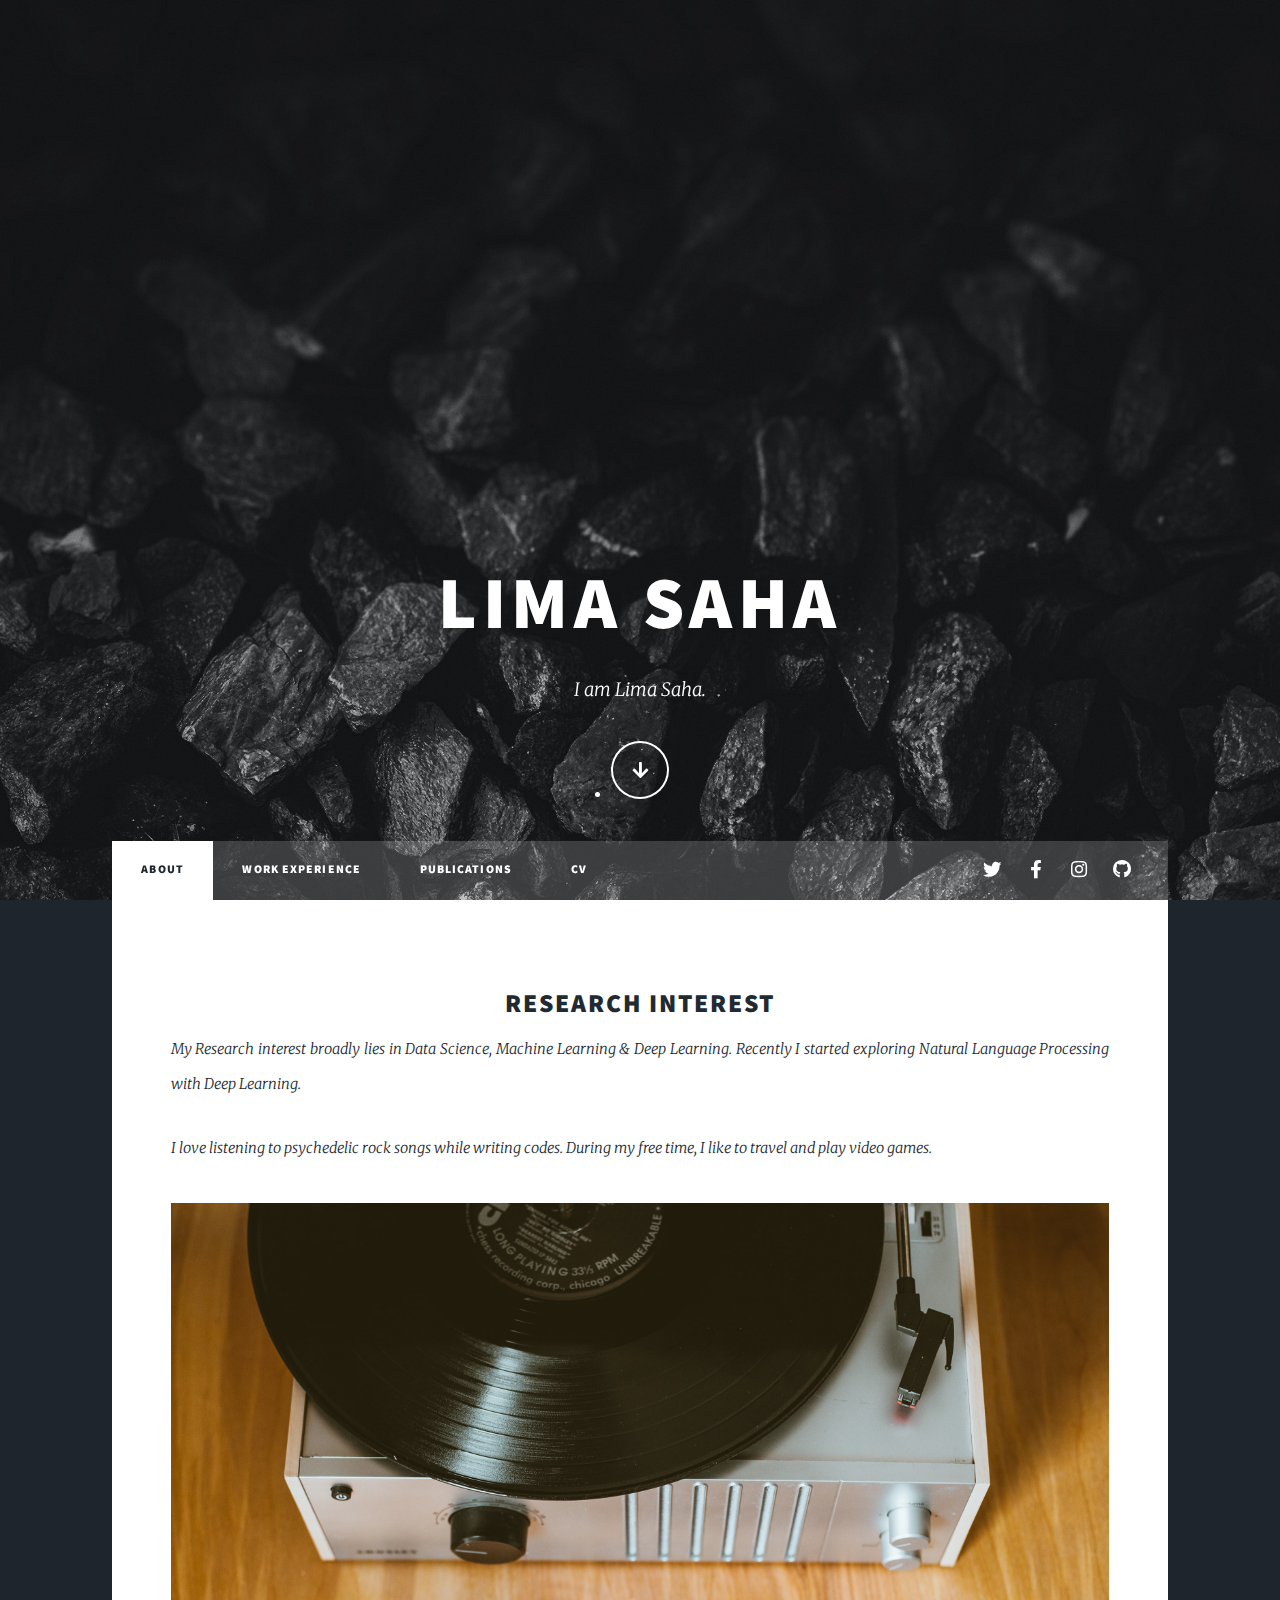
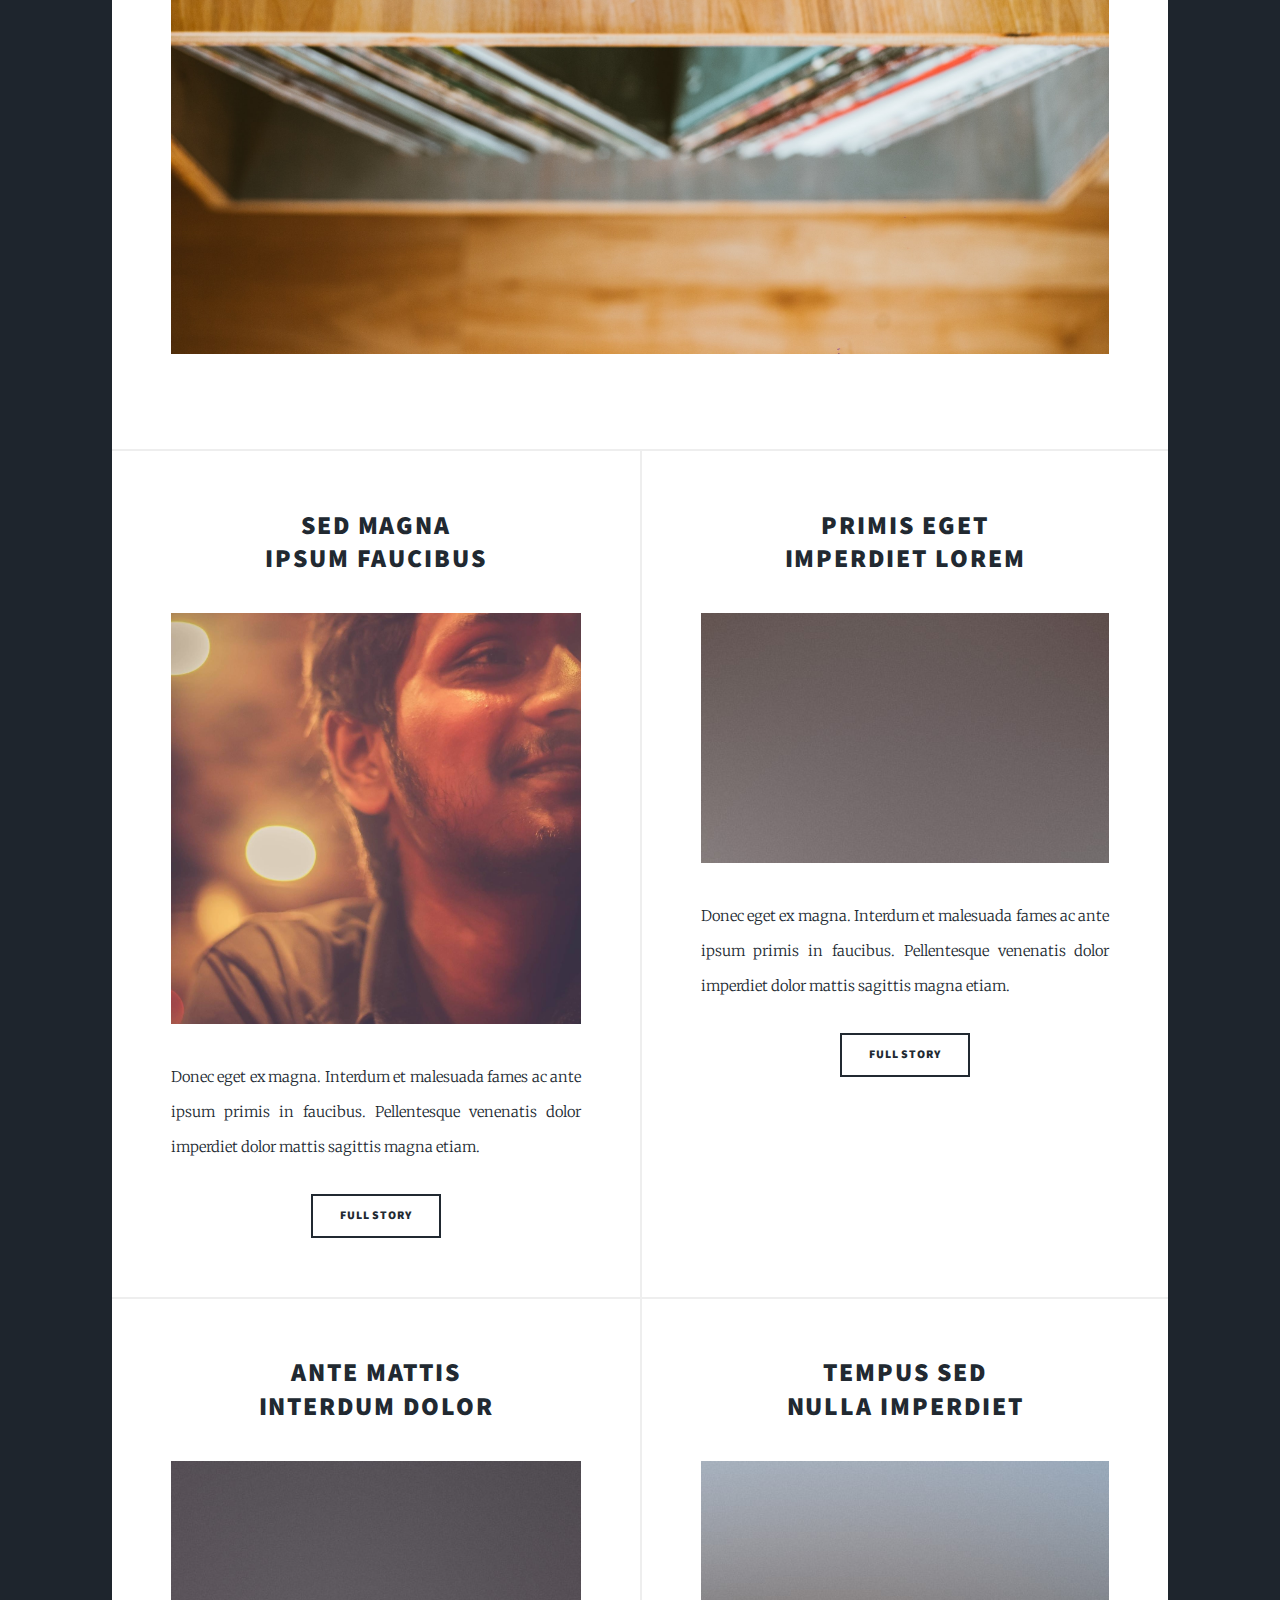
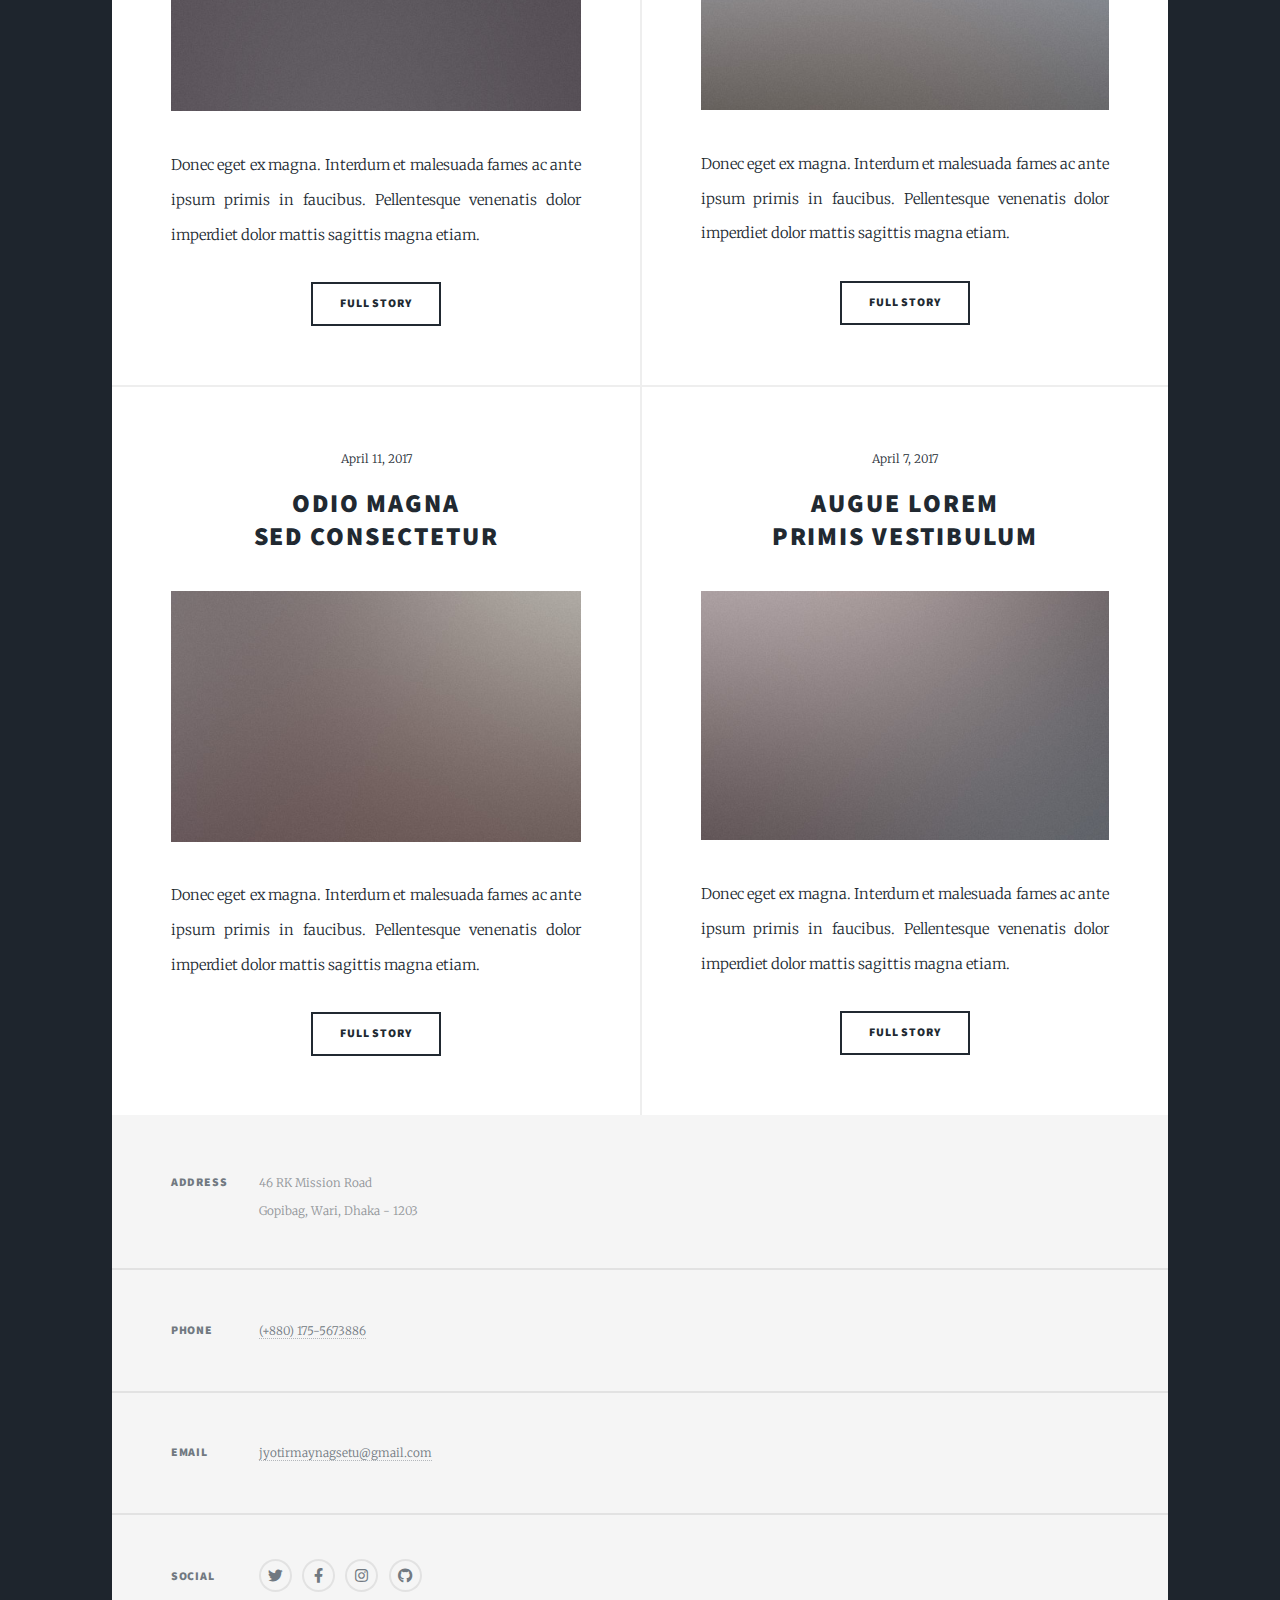
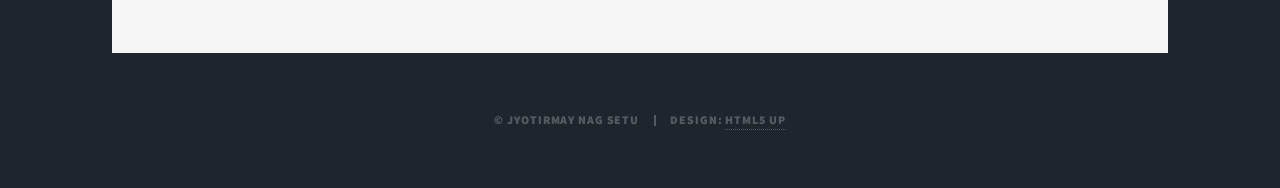
<file: index.html>
<!DOCTYPE HTML>
<!--
	Massively by HTML5 UP
	html5up.net | @ajlkn
	Free for personal and commercial use under the CCA 3.0 license (html5up.net/license)
-->
<html>
	<head>
		<title>Lima Saha</title>
		<meta charset="utf-8" />
		<meta name="viewport" content="width=device-width, initial-scale=1, user-scalable=no" />
		<link rel="stylesheet" href="assets/css/main.css" />
		<noscript><link rel="stylesheet" href="assets/css/noscript.css" /></noscript>
	</head>
	<body class="is-preload">

		<!-- Wrapper -->
			<div id="wrapper" class="fade-in">

				<!-- Intro -->
					<div id="intro">
						<h1>Lima Saha</h1>
						<p>I am Lima Saha. 
							<li><a href="#header" class="button icon solid solo fa-arrow-down scrolly">Continue</a></li>
						</ul>
					</div>

				<!-- Header -->
					<header id="header">
						<a href="index.html" class="logo">About</a>
					</header>

				<!-- Nav -->
					<nav id="nav">
						<ul class="links">
							<li class="active"><a href="index.html">About</a></li>
							<li><a href="generic.html">Work Experience</a></li>
							<li><a href="elements.html">Publications</a></li>
							<li><a href="cv.html">CV</a></li>
						</ul>
						<ul class="icons">
							<li><a href="https://twitter.com/nag_setu" class="icon brands alt fa-twitter"><span class="label">Twitter</span></a></li>
							<li><a href="https://www.facebook.com/blackbeard.pirate/" class="icon brands alt fa-facebook-f"><span class="label">Facebook</span></a></li>
							<li><a href="https://www.instagram.com/necropolis____/" class="icon brands alt fa-instagram"><span class="label">Instagram</span></a></li>
							<li><a href="https://github.com/Jyotinag" class="icon brands alt fa-github"><span class="label">GitHub</span></a></li>
						</ul>
					</nav>

				<!-- Main -->
					<div id="main">

						<!-- Featured Post -->
							<article class="post featured">
								<header>
									<h2><a href="#">Research Interest</a></h2>
									<p>My Research interest broadly lies in Data Science, Machine Learning & Deep Learning. Recently I started exploring
									Natural Language Processing with Deep Learning.</p>
									<p>I love listening to psychedelic rock songs while writing codes. During my free time, I like to travel and play video games.</p>
								</header>
								<a href="#" class = "image fit"><img src="images/dane-deaner-bAKK9YxA0qg-unsplash.jpg" alt="Jyotirmay Nag Setu" /></a>
							</article>

						<!-- Posts -->
							<section class="posts">
								<article>
									<header>
										<h2><a href="#">Sed magna<br />
										ipsum faucibus</a></h2>
									</header>
									<a href="#" class="image fit"><img src="images/27024044_1975087589424143_2291538176203484380_o.jpg" alt="Jyotirmay Nag Setu" /></a>
									<p>Donec eget ex magna. Interdum et malesuada fames ac ante ipsum primis in faucibus. Pellentesque venenatis dolor imperdiet dolor mattis sagittis magna etiam.</p>
									<ul class="actions special">
										<li><a href="#" class="button">Full Story</a></li>
									</ul>
								</article>
								<article>
									<header>
										<h2><a href="#">Primis eget<br />
										imperdiet lorem</a></h2>
									</header>
									<a href="#" class="image fit"><img src="images/pic03.jpg" alt="" /></a>
									<p>Donec eget ex magna. Interdum et malesuada fames ac ante ipsum primis in faucibus. Pellentesque venenatis dolor imperdiet dolor mattis sagittis magna etiam.</p>
									<ul class="actions special">
										<li><a href="#" class="button">Full Story</a></li>
									</ul>
								</article>
								<article>
									<header>
										<h2><a href="#">Ante mattis<br />
										interdum dolor</a></h2>
									</header>
									<a href="#" class="image fit"><img src="images/pic04.jpg" alt="" /></a>
									<p>Donec eget ex magna. Interdum et malesuada fames ac ante ipsum primis in faucibus. Pellentesque venenatis dolor imperdiet dolor mattis sagittis magna etiam.</p>
									<ul class="actions special">
										<li><a href="#" class="button">Full Story</a></li>
									</ul>
								</article>
								<article>
									<header>
										<h2><a href="#">Tempus sed<br />
										nulla imperdiet</a></h2>
									</header>
									<a href="#" class="image fit"><img src="images/pic05.jpg" alt="" /></a>
									<p>Donec eget ex magna. Interdum et malesuada fames ac ante ipsum primis in faucibus. Pellentesque venenatis dolor imperdiet dolor mattis sagittis magna etiam.</p>
									<ul class="actions special">
										<li><a href="#" class="button">Full Story</a></li>
									</ul>
								</article>
								<article>
									<header>
										<span class="date">April 11, 2017</span>
										<h2><a href="#">Odio magna<br />
										sed consectetur</a></h2>
									</header>
									<a href="#" class="image fit"><img src="images/pic06.jpg" alt="" /></a>
									<p>Donec eget ex magna. Interdum et malesuada fames ac ante ipsum primis in faucibus. Pellentesque venenatis dolor imperdiet dolor mattis sagittis magna etiam.</p>
									<ul class="actions special">
										<li><a href="#" class="button">Full Story</a></li>
									</ul>
								</article>
								<article>
									<header>
										<span class="date">April 7, 2017</span>
										<h2><a href="#">Augue lorem<br />
										primis vestibulum</a></h2>
									</header>
									<a href="#" class="image fit"><img src="images/pic07.jpg" alt="" /></a>
									<p>Donec eget ex magna. Interdum et malesuada fames ac ante ipsum primis in faucibus. Pellentesque venenatis dolor imperdiet dolor mattis sagittis magna etiam.</p>
									<ul class="actions special">
										<li><a href="#" class="button">Full Story</a></li>
									</ul>
								</article>
							</section>

						<!-- Footer -->

					</div>

				<!-- Footer -->
					<footer id="footer">

						<section class="split contact">
							<section class="alt">
								<h3>Address</h3>
								<p>46 RK Mission Road<br />
								Gopibag, Wari, Dhaka - 1203</p>
							</section>
							<section>
								<h3>Phone</h3>
								<p><a href="#">(+880) 175-5673886</a></p>
							</section>
							<section>
								<h3>Email</h3>
								<p><a href="#">jyotirmaynagsetu@gmail.com</a></p>
							</section>
							<section>
								<h3>Social</h3>
								<ul class="icons alt">
									<li><a href="https://twitter.com/nag_setu" class="icon brands alt fa-twitter"><span class="label">Twitter</span></a></li>
									<li><a href="https://www.facebook.com/blackbeard.pirate/" class="icon brands alt fa-facebook-f"><span class="label">Facebook</span></a></li>
									<li><a href="https://www.instagram.com/necropolis____/" class="icon brands alt fa-instagram"><span class="label">Instagram</span></a></li>
									<li><a href="https://github.com/Jyotinag" class="icon brands alt fa-github"><span class="label">GitHub</span></a></li>
								</ul>
							</section>
						</section>
					</footer>

				<!-- Copyright -->
					<div id="copyright">
						<ul><li>&copy; Jyotirmay Nag Setu</li><li>Design: <a href="https://html5up.net">HTML5 UP</a></li></ul>
					</div>

			</div>

		<!-- Scripts -->
			<script src="assets/js/jquery.min.js"></script>
			<script src="assets/js/jquery.scrollex.min.js"></script>
			<script src="assets/js/jquery.scrolly.min.js"></script>
			<script src="assets/js/browser.min.js"></script>
			<script src="assets/js/breakpoints.min.js"></script>
			<script src="assets/js/util.js"></script>
			<script src="assets/js/main.js"></script>

	</body>
</html>
</file>
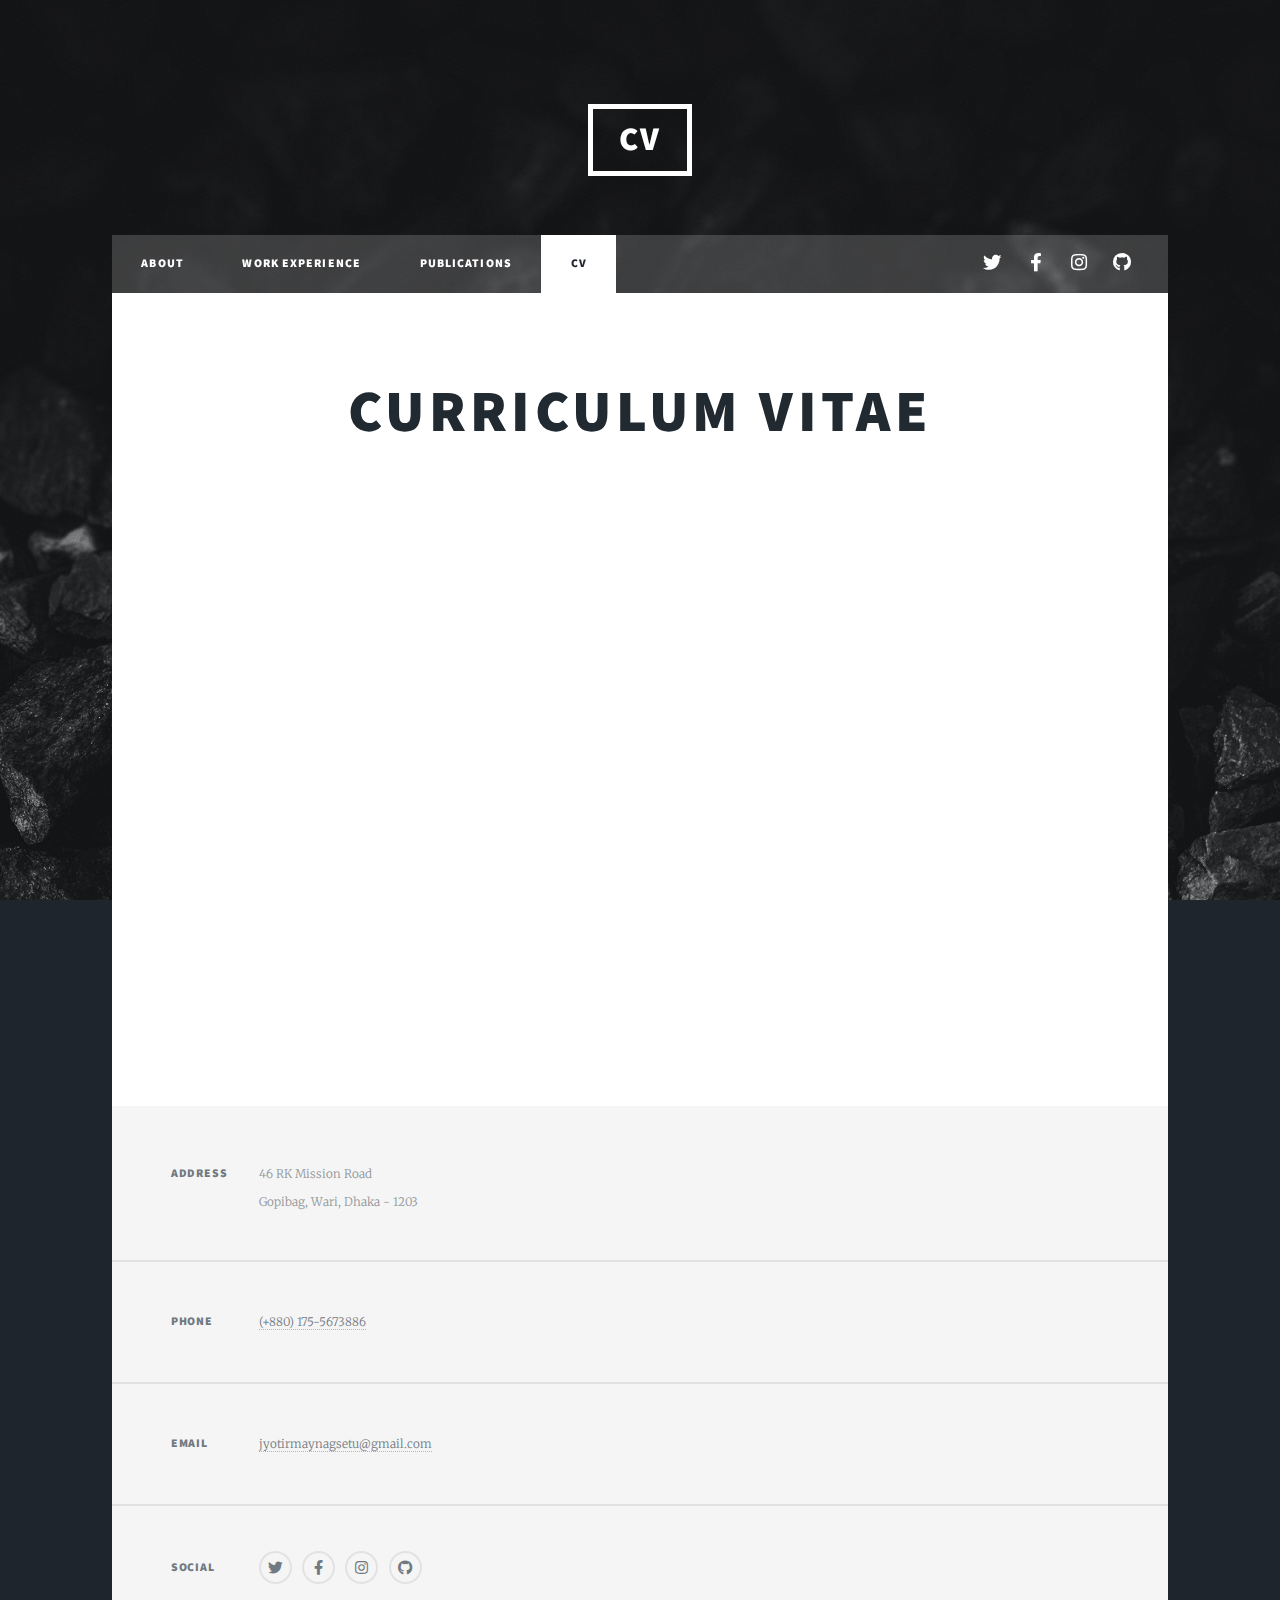
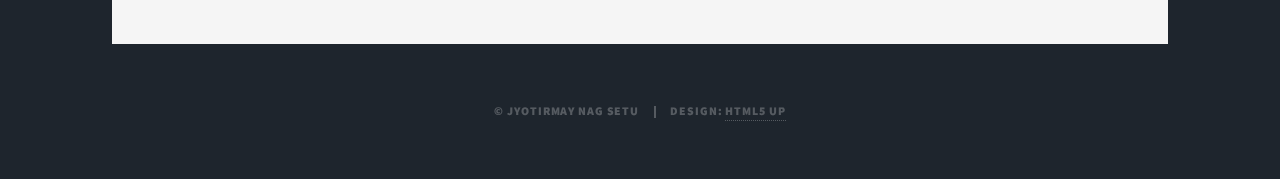
<file: cv.html>
<!DOCTYPE HTML>
<!--
	Massively by HTML5 UP
	html5up.net | @ajlkn
	Free for personal and commercial use under the CCA 3.0 license (html5up.net/license)
-->
<html>
	<head>
		<title>Work Experience</title>
		<meta charset="utf-8" />
		<meta name="viewport" content="width=device-width, initial-scale=1, user-scalable=no" />
		<link rel="stylesheet" href="assets/css/main.css" />
		<noscript><link rel="stylesheet" href="assets/css/noscript.css" /></noscript>
	</head>
	<body class="is-preload">

		<!-- Wrapper -->
			<div id="wrapper">

				<!-- Header -->
					<header id="header">
						<a href="index.html" class="logo">CV</a>
					</header>

				<!-- Nav -->
					<nav id="nav">
						<ul class="links">
							<li><a href="index.html">About</a></li>
							<li><a href="generic.html">Work Experience</a></li>
							<li><a href="elements.html">Publications</a></li>
							<li class = "active"><a href="cv.html">CV</a></li>
						</ul>
						<ul class="icons">
							<li><a href="https://twitter.com/nag_setu" class="icon brands alt fa-twitter"><span class="label">Twitter</span></a></li>
							<li><a href="https://www.facebook.com/blackbeard.pirate/" class="icon brands alt fa-facebook-f"><span class="label">Facebook</span></a></li>
							<li><a href="https://www.instagram.com/necropolis____/" class="icon brands alt fa-instagram"><span class="label">Instagram</span></a></li>
							<li><a href="https://github.com/Jyotinag" class="icon brands alt fa-github"><span class="label">GitHub</span></a></li>
						</ul>
					</nav>

				<!-- Main -->
					<div id="main">

						<!-- Featured Post -->
							<article class="post featured">
								<header class="major">
									<h2><a href="#">Curriculum vitae</a></h2>
								</header>
								<iframe src="CV/CV_Fall_2022.pdf" height= "530" width= "100%">
								</iframe>

							</article>

						<!-- Posts -->


						<!-- Footer -->

					</div>

				<!-- Footer -->
					<footer id="footer">

						<section class="split contact">
							<section class="alt">
								<h3>Address</h3>
								<p>46 RK Mission Road<br />
								Gopibag, Wari, Dhaka - 1203</p>
							</section>
							<section>
								<h3>Phone</h3>
								<p><a href="#">(+880) 175-5673886</a></p>
							</section>
							<section>
								<h3>Email</h3>
								<p><a href="#">jyotirmaynagsetu@gmail.com</a></p>
							</section>
							<section>
								<h3>Social</h3>
								<ul class="icons alt">
									<li><a href="https://twitter.com/nag_setu" class="icon brands alt fa-twitter"><span class="label">Twitter</span></a></li>
									<li><a href="https://www.facebook.com/blackbeard.pirate/" class="icon brands alt fa-facebook-f"><span class="label">Facebook</span></a></li>
									<li><a href="https://www.instagram.com/necropolis____/" class="icon brands alt fa-instagram"><span class="label">Instagram</span></a></li>
									<li><a href="https://github.com/Jyotinag" class="icon brands alt fa-github"><span class="label">GitHub</span></a></li>
								</ul>
							</section>
						</section>
					</footer>

				<!-- Copyright -->
					<div id="copyright">
						<ul><li>&copy; Jyotirmay Nag Setu</li><li>Design: <a href="https://html5up.net">HTML5 UP</a></li></ul>
					</div>

			</div>

		<!-- Scripts -->
			<script src="assets/js/jquery.min.js"></script>
			<script src="assets/js/jquery.scrollex.min.js"></script>
			<script src="assets/js/jquery.scrolly.min.js"></script>
			<script src="assets/js/browser.min.js"></script>
			<script src="assets/js/breakpoints.min.js"></script>
			<script src="assets/js/util.js"></script>
			<script src="assets/js/main.js"></script>

	</body>
</html>
</file>
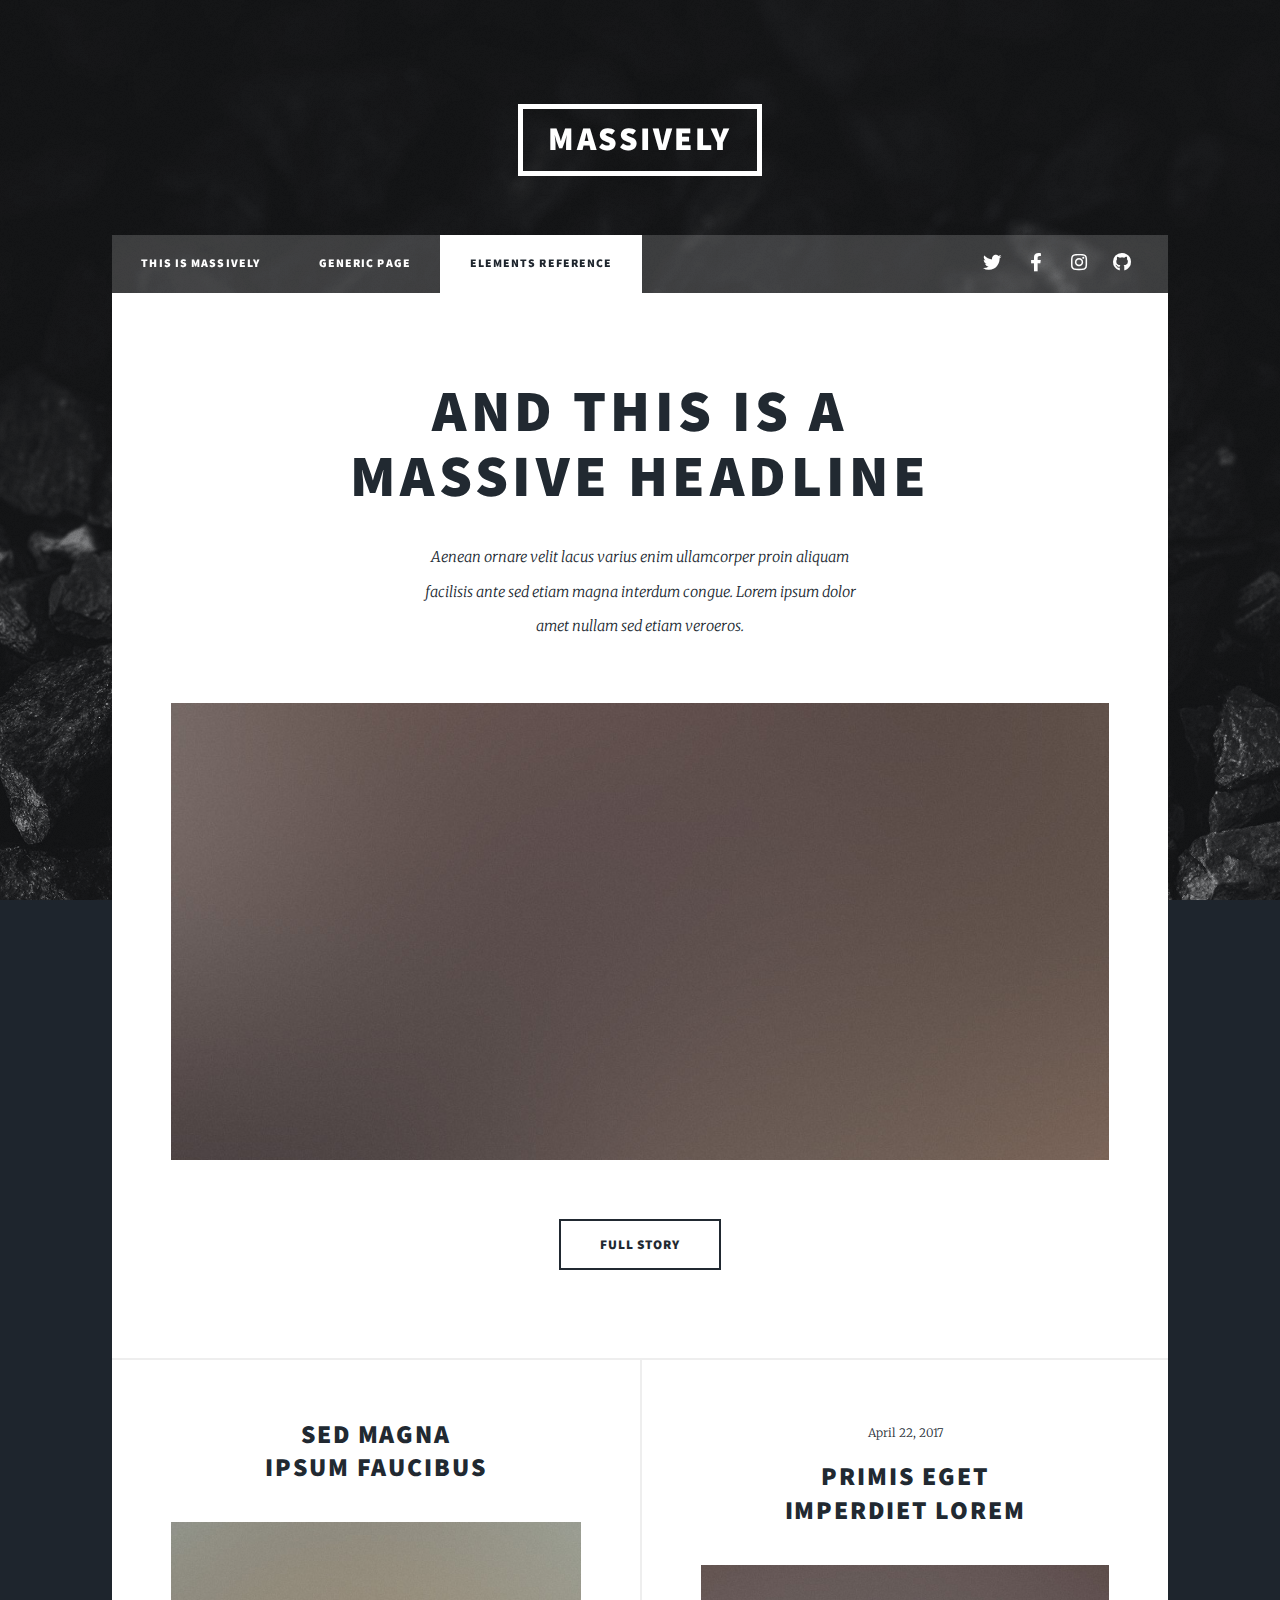
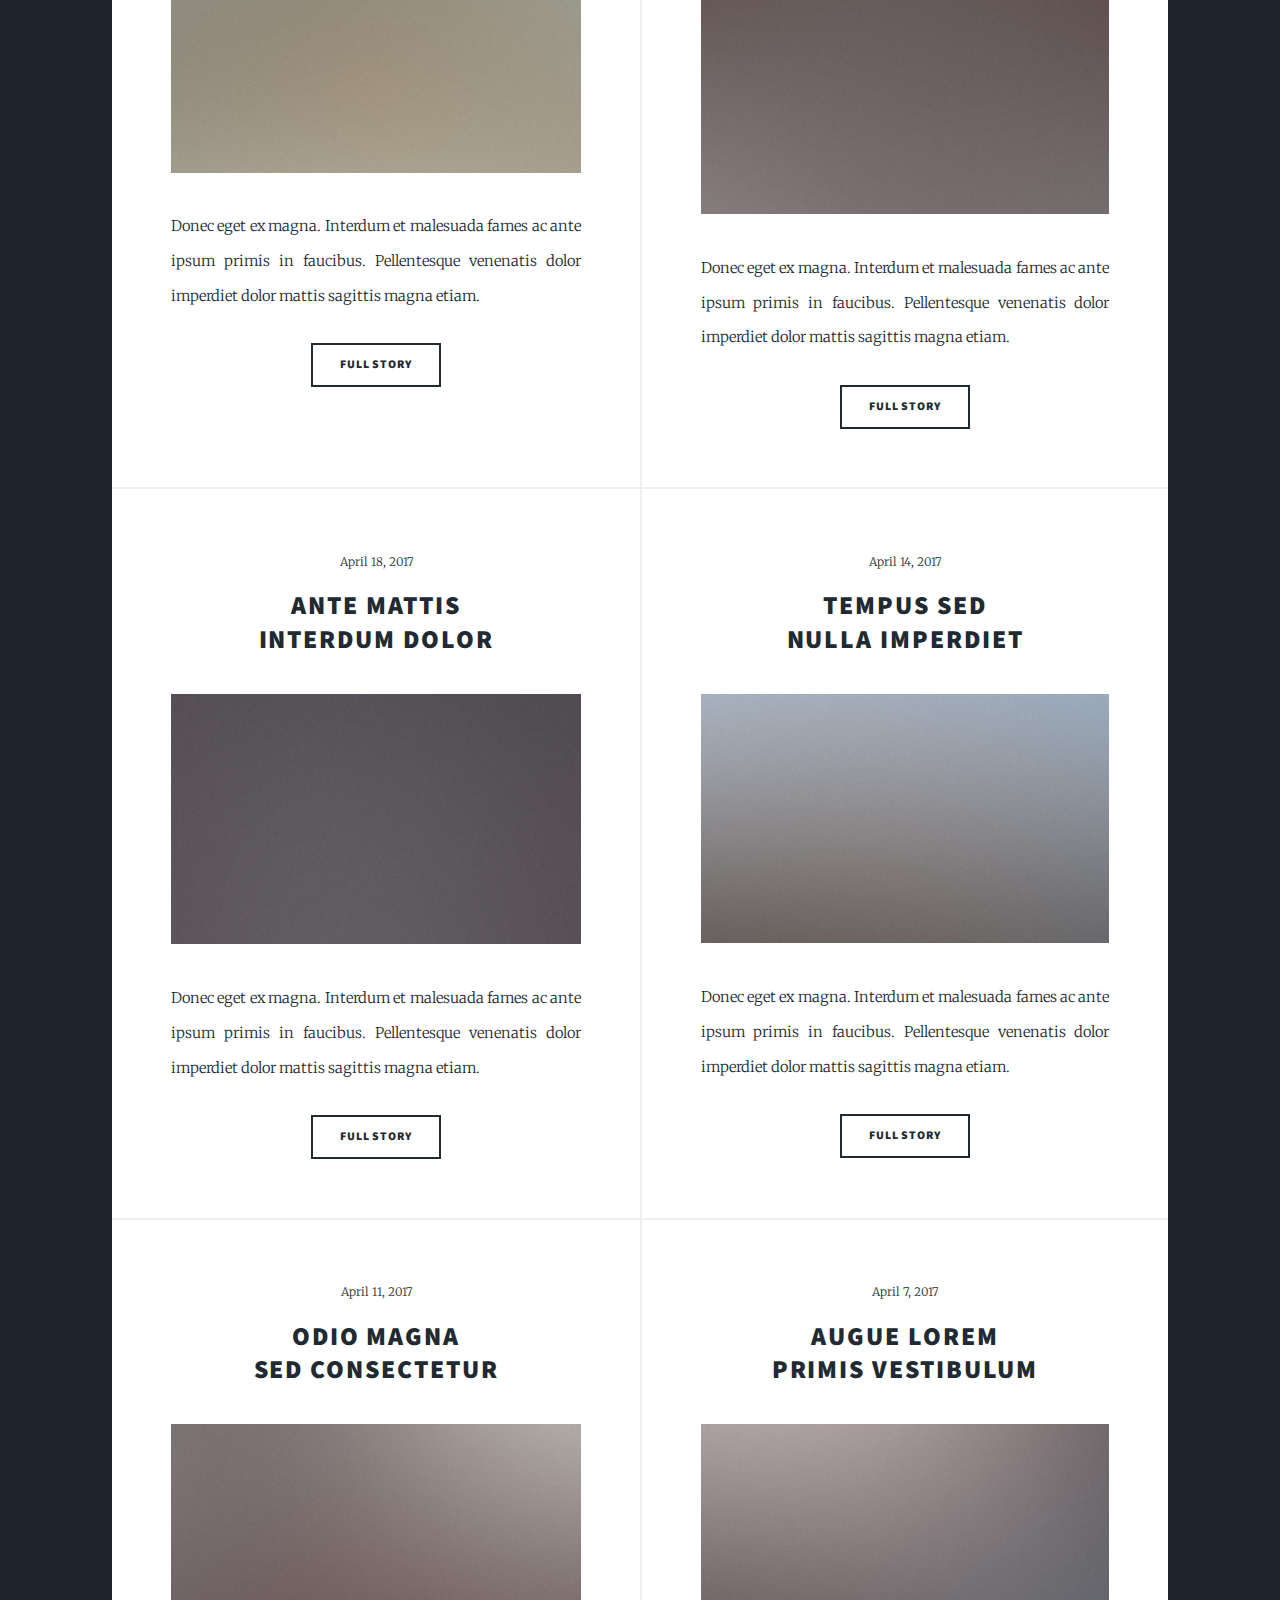
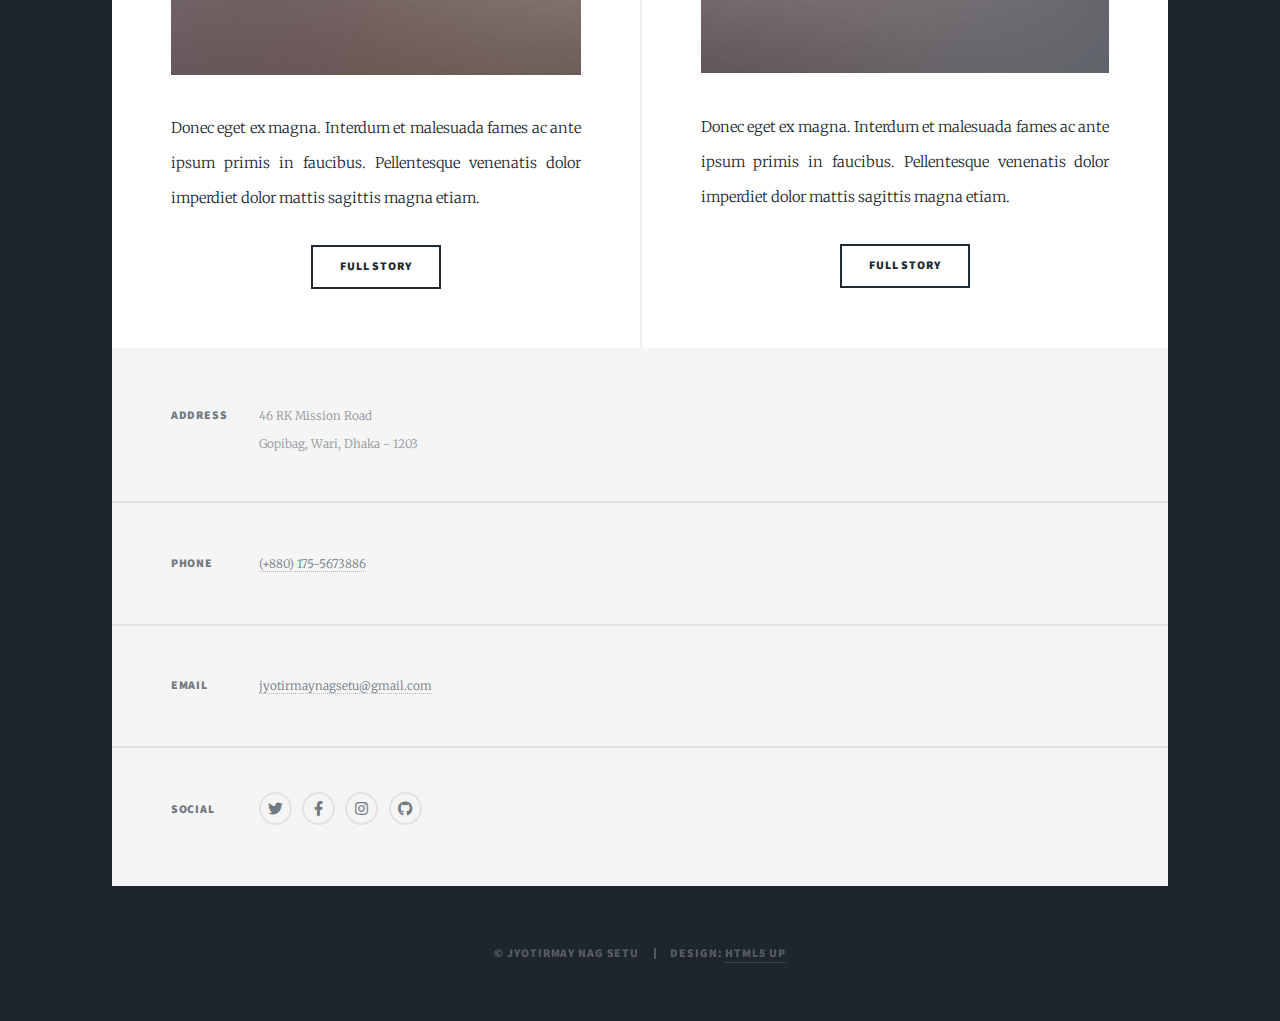
<file: elements.html>
<!DOCTYPE HTML>
<!--
	Massively by HTML5 UP
	html5up.net | @ajlkn
	Free for personal and commercial use under the CCA 3.0 license (html5up.net/license)
-->
<html>
	<head>
		<title>Elements Reference - Massively by HTML5 UP</title>
		<meta charset="utf-8" />
		<meta name="viewport" content="width=device-width, initial-scale=1, user-scalable=no" />
		<link rel="stylesheet" href="assets/css/main.css" />
		<noscript><link rel="stylesheet" href="assets/css/noscript.css" /></noscript>
	</head>
	<body class="is-preload">

		<!-- Wrapper -->
			<div id="wrapper">

				<!-- Header -->
					<header id="header">
						<a href="index.html" class="logo">Massively</a>
					</header>

				<!-- Nav -->
					<nav id="nav">
						<ul class="links">
							<li><a href="index.html">This is Massively</a></li>
							<li><a href="generic.html">Generic Page</a></li>
							<li class="active"><a href="elements.html">Elements Reference</a></li>
						</ul>
						<ul class="icons">
							<li><a href="https://twitter.com/nag_setu" class="icon brands alt fa-twitter"><span class="label">Twitter</span></a></li>
							<li><a href="https://www.facebook.com/blackbeard.pirate/" class="icon brands alt fa-facebook-f"><span class="label">Facebook</span></a></li>
							<li><a href="https://www.instagram.com/necropolis____/" class="icon brands alt fa-instagram"><span class="label">Instagram</span></a></li>
							<li><a href="https://github.com/Jyotinag" class="icon brands alt fa-github"><span class="label">GitHub</span></a></li>
						</ul>
					</nav>

				<!-- Main -->
					<div id="main">

						<!-- Featured Post -->
							<article class="post featured">
								<header class="major">
									<h2><a href="#">And this is a<br />
									massive headline</a></h2>
									<p>Aenean ornare velit lacus varius enim ullamcorper proin aliquam<br />
									facilisis ante sed etiam magna interdum congue. Lorem ipsum dolor<br />
									amet nullam sed etiam veroeros.</p>
								</header>
								<a href="#" class="image main"><img src="images/pic01.jpg" alt="" /></a>
								<ul class="actions special">
									<li><a href="#" class="button large">Full Story</a></li>
								</ul>
							</article>

						<!-- Posts -->
							<section class="posts">
								<article>
									<header>
										<h2><a href="#">Sed magna<br />
										ipsum faucibus</a></h2>
									</header>
									<a href="#" class="image fit"><img src="images/pic02.jpg" alt="" /></a>
									<p>Donec eget ex magna. Interdum et malesuada fames ac ante ipsum primis in faucibus. Pellentesque venenatis dolor imperdiet dolor mattis sagittis magna etiam.</p>
									<ul class="actions special">
										<li><a href="#" class="button">Full Story</a></li>
									</ul>
								</article>
								<article>
									<header>
										<span class="date">April 22, 2017</span>
										<h2><a href="#">Primis eget<br />
										imperdiet lorem</a></h2>
									</header>
									<a href="#" class="image fit"><img src="images/pic03.jpg" alt="" /></a>
									<p>Donec eget ex magna. Interdum et malesuada fames ac ante ipsum primis in faucibus. Pellentesque venenatis dolor imperdiet dolor mattis sagittis magna etiam.</p>
									<ul class="actions special">
										<li><a href="#" class="button">Full Story</a></li>
									</ul>
								</article>
								<article>
									<header>
										<span class="date">April 18, 2017</span>
										<h2><a href="#">Ante mattis<br />
										interdum dolor</a></h2>
									</header>
									<a href="#" class="image fit"><img src="images/pic04.jpg" alt="" /></a>
									<p>Donec eget ex magna. Interdum et malesuada fames ac ante ipsum primis in faucibus. Pellentesque venenatis dolor imperdiet dolor mattis sagittis magna etiam.</p>
									<ul class="actions special">
										<li><a href="#" class="button">Full Story</a></li>
									</ul>
								</article>
								<article>
									<header>
										<span class="date">April 14, 2017</span>
										<h2><a href="#">Tempus sed<br />
										nulla imperdiet</a></h2>
									</header>
									<a href="#" class="image fit"><img src="images/pic05.jpg" alt="" /></a>
									<p>Donec eget ex magna. Interdum et malesuada fames ac ante ipsum primis in faucibus. Pellentesque venenatis dolor imperdiet dolor mattis sagittis magna etiam.</p>
									<ul class="actions special">
										<li><a href="#" class="button">Full Story</a></li>
									</ul>
								</article>
								<article>
									<header>
										<span class="date">April 11, 2017</span>
										<h2><a href="#">Odio magna<br />
										sed consectetur</a></h2>
									</header>
									<a href="#" class="image fit"><img src="images/pic06.jpg" alt="" /></a>
									<p>Donec eget ex magna. Interdum et malesuada fames ac ante ipsum primis in faucibus. Pellentesque venenatis dolor imperdiet dolor mattis sagittis magna etiam.</p>
									<ul class="actions special">
										<li><a href="#" class="button">Full Story</a></li>
									</ul>
								</article>
								<article>
									<header>
										<span class="date">April 7, 2017</span>
										<h2><a href="#">Augue lorem<br />
										primis vestibulum</a></h2>
									</header>
									<a href="#" class="image fit"><img src="images/pic07.jpg" alt="" /></a>
									<p>Donec eget ex magna. Interdum et malesuada fames ac ante ipsum primis in faucibus. Pellentesque venenatis dolor imperdiet dolor mattis sagittis magna etiam.</p>
									<ul class="actions special">
										<li><a href="#" class="button">Full Story</a></li>
									</ul>
								</article>
							</section>

						<!-- Footer -->

					</div>

				<!-- Footer -->
					<footer id="footer">

						<section class="split contact">
							<section class="alt">
								<h3>Address</h3>
								<p>46 RK Mission Road<br />
								Gopibag, Wari, Dhaka - 1203</p>
							</section>
							<section>
								<h3>Phone</h3>
								<p><a href="#">(+880) 175-5673886</a></p>
							</section>
							<section>
								<h3>Email</h3>
								<p><a href="#">jyotirmaynagsetu@gmail.com</a></p>
							</section>
							<section>
								<h3>Social</h3>
								<ul class="icons alt">
									<li><a href="https://twitter.com/nag_setu" class="icon brands alt fa-twitter"><span class="label">Twitter</span></a></li>
									<li><a href="https://www.facebook.com/blackbeard.pirate/" class="icon brands alt fa-facebook-f"><span class="label">Facebook</span></a></li>
									<li><a href="https://www.instagram.com/necropolis____/" class="icon brands alt fa-instagram"><span class="label">Instagram</span></a></li>
									<li><a href="https://github.com/Jyotinag" class="icon brands alt fa-github"><span class="label">GitHub</span></a></li>
								</ul>
							</section>
						</section>
					</footer>

				<!-- Copyright -->
					<div id="copyright">
						<ul><li>&copy; Jyotirmay Nag Setu</li><li>Design: <a href="https://html5up.net">HTML5 UP</a></li></ul>
					</div>

			</div>

		<!-- Scripts -->
			<script src="assets/js/jquery.min.js"></script>
			<script src="assets/js/jquery.scrollex.min.js"></script>
			<script src="assets/js/jquery.scrolly.min.js"></script>
			<script src="assets/js/browser.min.js"></script>
			<script src="assets/js/breakpoints.min.js"></script>
			<script src="assets/js/util.js"></script>
			<script src="assets/js/main.js"></script>

	</body>
</html>
</file>
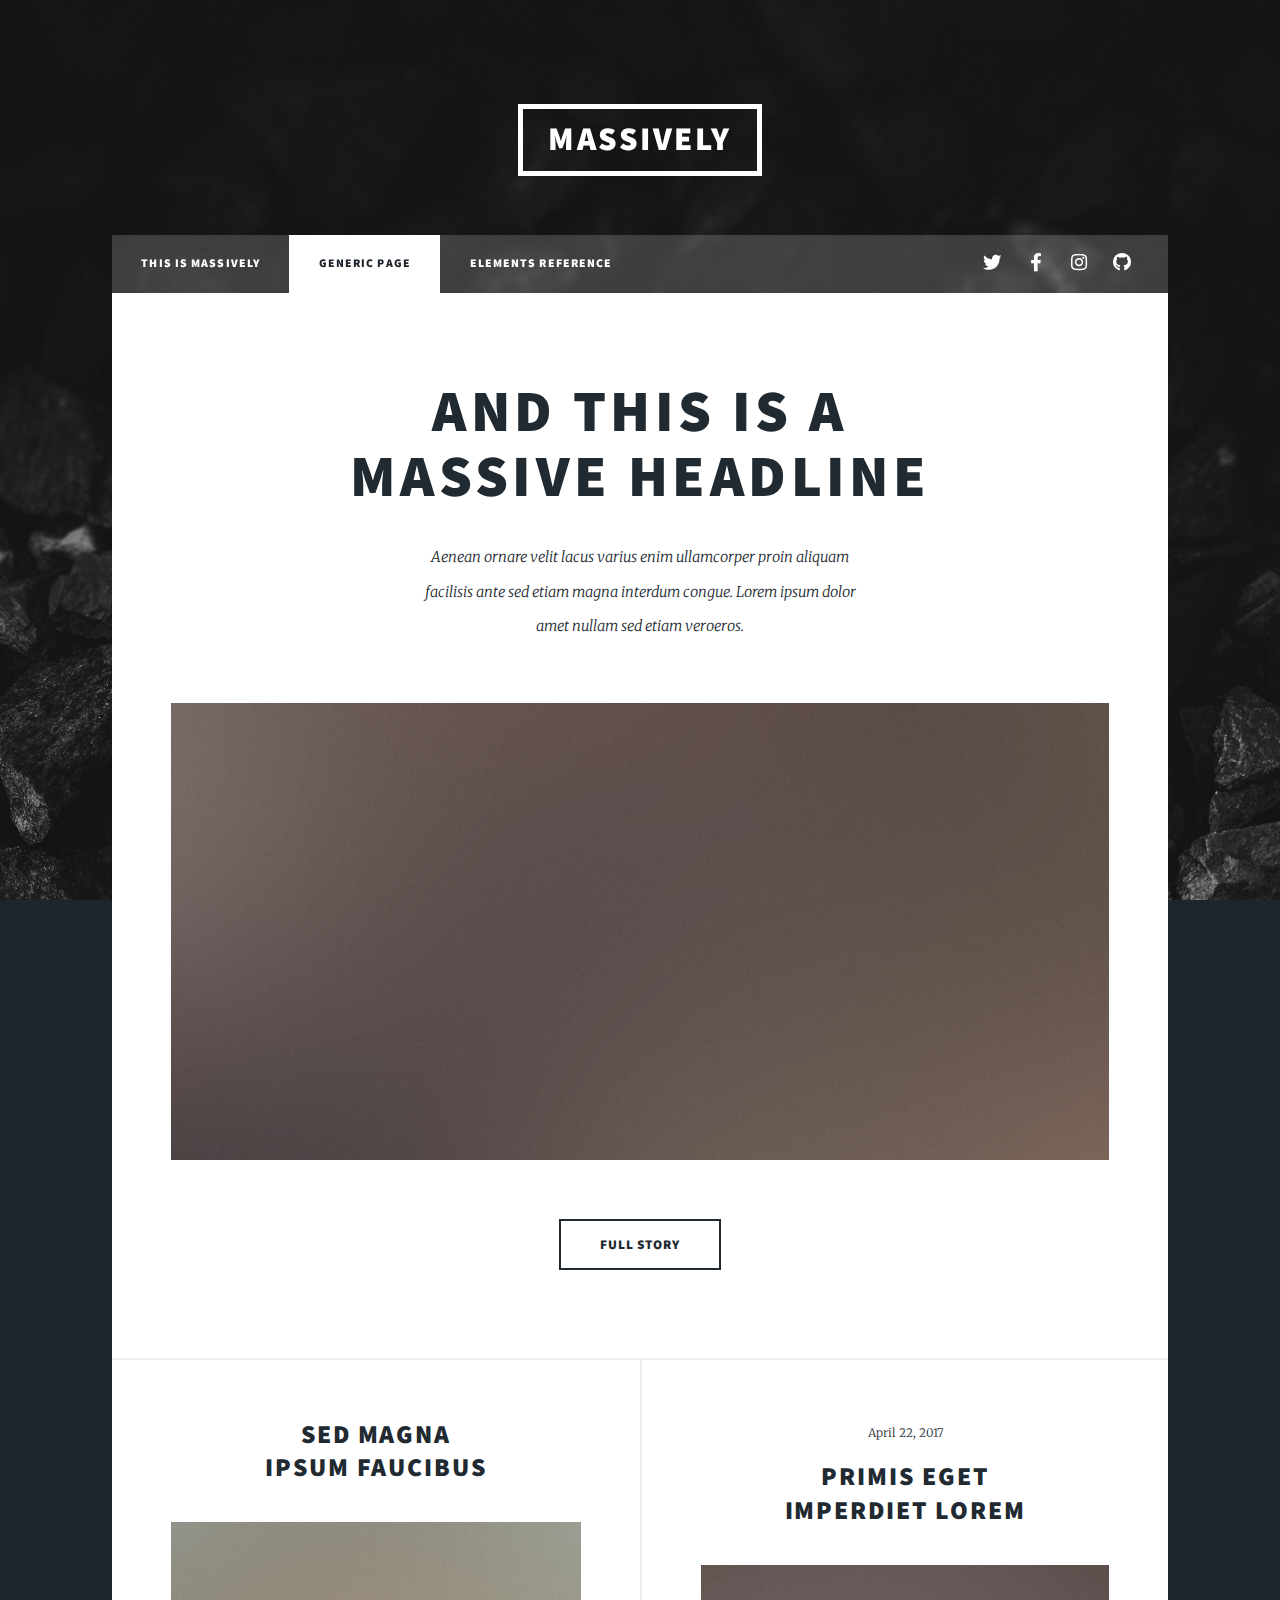
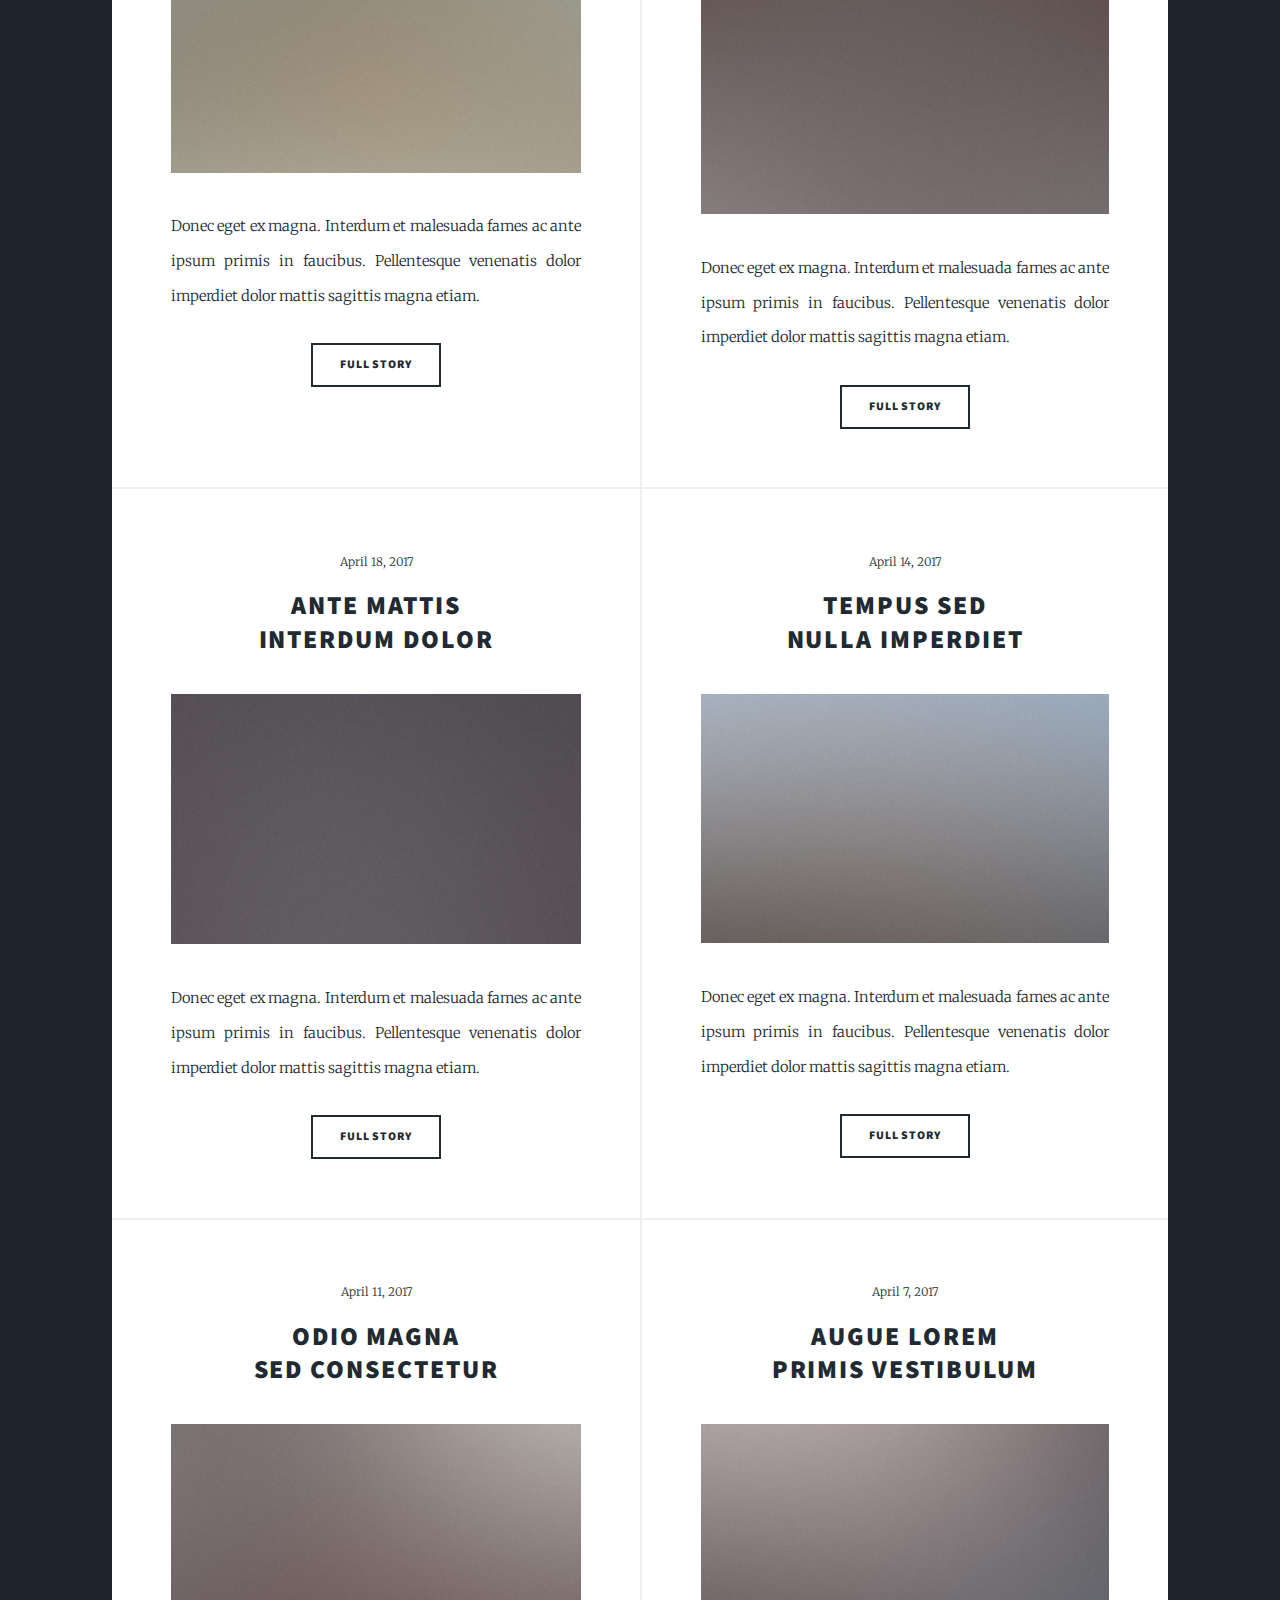
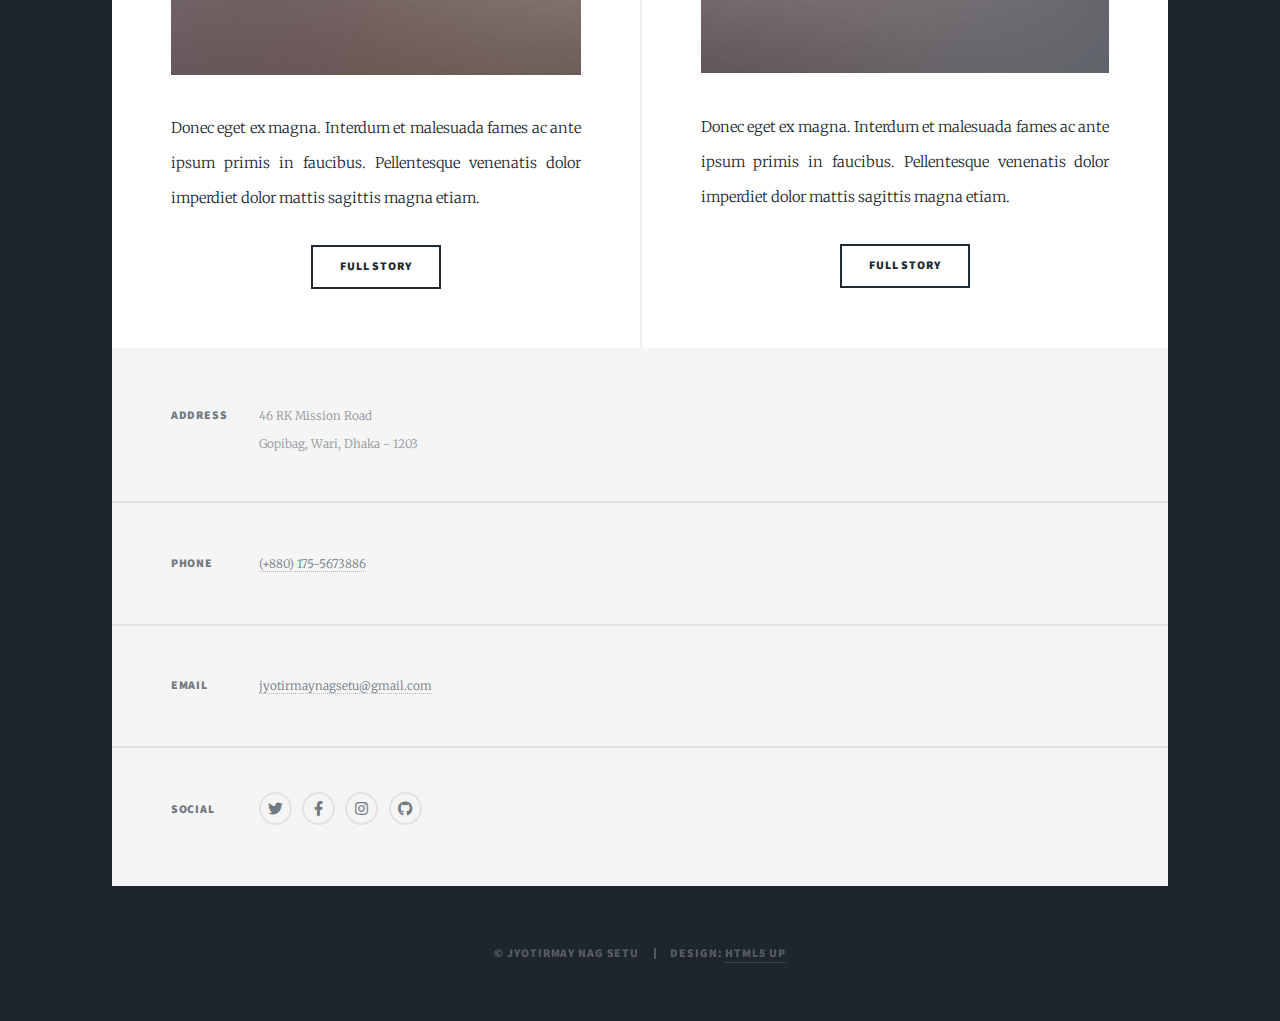
<file: generic.html>
<!DOCTYPE HTML>
<!--
	Massively by HTML5 UP
	html5up.net | @ajlkn
	Free for personal and commercial use under the CCA 3.0 license (html5up.net/license)
-->
<html>
	<head>
		<title>Work Experience</title>
		<meta charset="utf-8" />
		<meta name="viewport" content="width=device-width, initial-scale=1, user-scalable=no" />
		<link rel="stylesheet" href="assets/css/main.css" />
		<noscript><link rel="stylesheet" href="assets/css/noscript.css" /></noscript>
	</head>
	<body class="is-preload">

		<!-- Wrapper -->
			<div id="wrapper">

				<!-- Header -->
					<header id="header">
						<a href="index.html" class="logo">Massively</a>
					</header>

				<!-- Nav -->
					<nav id="nav">
						<ul class="links">
							<li><a href="index.html">This is Massively</a></li>
							<li class="active"><a href="generic.html">Generic Page</a></li>
							<li><a href="elements.html">Elements Reference</a></li>
						</ul>
						<ul class="icons">
							<li><a href="https://twitter.com/nag_setu" class="icon brands alt fa-twitter"><span class="label">Twitter</span></a></li>
							<li><a href="https://www.facebook.com/blackbeard.pirate/" class="icon brands alt fa-facebook-f"><span class="label">Facebook</span></a></li>
							<li><a href="https://www.instagram.com/necropolis____/" class="icon brands alt fa-instagram"><span class="label">Instagram</span></a></li>
							<li><a href="https://github.com/Jyotinag" class="icon brands alt fa-github"><span class="label">GitHub</span></a></li>
						</ul>
					</nav>

				<!-- Main -->
					<div id="main">

						<!-- Featured Post -->
							<article class="post featured">
								<header class="major">
									<h2><a href="#">And this is a<br />
									massive headline</a></h2>
									<p>Aenean ornare velit lacus varius enim ullamcorper proin aliquam<br />
									facilisis ante sed etiam magna interdum congue. Lorem ipsum dolor<br />
									amet nullam sed etiam veroeros.</p>
								</header>
								<a href="#" class="image main"><img src="images/pic01.jpg" alt="" /></a>
								<ul class="actions special">
									<li><a href="#" class="button large">Full Story</a></li>
								</ul>
							</article>

						<!-- Posts -->
							<section class="posts">
								<article>
									<header>
										<h2><a href="#">Sed magna<br />
										ipsum faucibus</a></h2>
									</header>
									<a href="#" class="image fit"><img src="images/pic02.jpg" alt="" /></a>
									<p>Donec eget ex magna. Interdum et malesuada fames ac ante ipsum primis in faucibus. Pellentesque venenatis dolor imperdiet dolor mattis sagittis magna etiam.</p>
									<ul class="actions special">
										<li><a href="#" class="button">Full Story</a></li>
									</ul>
								</article>
								<article>
									<header>
										<span class="date">April 22, 2017</span>
										<h2><a href="#">Primis eget<br />
										imperdiet lorem</a></h2>
									</header>
									<a href="#" class="image fit"><img src="images/pic03.jpg" alt="" /></a>
									<p>Donec eget ex magna. Interdum et malesuada fames ac ante ipsum primis in faucibus. Pellentesque venenatis dolor imperdiet dolor mattis sagittis magna etiam.</p>
									<ul class="actions special">
										<li><a href="#" class="button">Full Story</a></li>
									</ul>
								</article>
								<article>
									<header>
										<span class="date">April 18, 2017</span>
										<h2><a href="#">Ante mattis<br />
										interdum dolor</a></h2>
									</header>
									<a href="#" class="image fit"><img src="images/pic04.jpg" alt="" /></a>
									<p>Donec eget ex magna. Interdum et malesuada fames ac ante ipsum primis in faucibus. Pellentesque venenatis dolor imperdiet dolor mattis sagittis magna etiam.</p>
									<ul class="actions special">
										<li><a href="#" class="button">Full Story</a></li>
									</ul>
								</article>
								<article>
									<header>
										<span class="date">April 14, 2017</span>
										<h2><a href="#">Tempus sed<br />
										nulla imperdiet</a></h2>
									</header>
									<a href="#" class="image fit"><img src="images/pic05.jpg" alt="" /></a>
									<p>Donec eget ex magna. Interdum et malesuada fames ac ante ipsum primis in faucibus. Pellentesque venenatis dolor imperdiet dolor mattis sagittis magna etiam.</p>
									<ul class="actions special">
										<li><a href="#" class="button">Full Story</a></li>
									</ul>
								</article>
								<article>
									<header>
										<span class="date">April 11, 2017</span>
										<h2><a href="#">Odio magna<br />
										sed consectetur</a></h2>
									</header>
									<a href="#" class="image fit"><img src="images/pic06.jpg" alt="" /></a>
									<p>Donec eget ex magna. Interdum et malesuada fames ac ante ipsum primis in faucibus. Pellentesque venenatis dolor imperdiet dolor mattis sagittis magna etiam.</p>
									<ul class="actions special">
										<li><a href="#" class="button">Full Story</a></li>
									</ul>
								</article>
								<article>
									<header>
										<span class="date">April 7, 2017</span>
										<h2><a href="#">Augue lorem<br />
										primis vestibulum</a></h2>
									</header>
									<a href="#" class="image fit"><img src="images/pic07.jpg" alt="" /></a>
									<p>Donec eget ex magna. Interdum et malesuada fames ac ante ipsum primis in faucibus. Pellentesque venenatis dolor imperdiet dolor mattis sagittis magna etiam.</p>
									<ul class="actions special">
										<li><a href="#" class="button">Full Story</a></li>
									</ul>
								</article>
							</section>

						<!-- Footer -->

					</div>

				<!-- Footer -->
					<footer id="footer">

						<section class="split contact">
							<section class="alt">
								<h3>Address</h3>
								<p>46 RK Mission Road<br />
								Gopibag, Wari, Dhaka - 1203</p>
							</section>
							<section>
								<h3>Phone</h3>
								<p><a href="#">(+880) 175-5673886</a></p>
							</section>
							<section>
								<h3>Email</h3>
								<p><a href="#">jyotirmaynagsetu@gmail.com</a></p>
							</section>
							<section>
								<h3>Social</h3>
								<ul class="icons alt">
									<li><a href="https://twitter.com/nag_setu" class="icon brands alt fa-twitter"><span class="label">Twitter</span></a></li>
									<li><a href="https://www.facebook.com/blackbeard.pirate/" class="icon brands alt fa-facebook-f"><span class="label">Facebook</span></a></li>
									<li><a href="https://www.instagram.com/necropolis____/" class="icon brands alt fa-instagram"><span class="label">Instagram</span></a></li>
									<li><a href="https://github.com/Jyotinag" class="icon brands alt fa-github"><span class="label">GitHub</span></a></li>
								</ul>
							</section>
						</section>
					</footer>

				<!-- Copyright -->
					<div id="copyright">
						<ul><li>&copy; Jyotirmay Nag Setu</li><li>Design: <a href="https://html5up.net">HTML5 UP</a></li></ul>
					</div>

			</div>

		<!-- Scripts -->
			<script src="assets/js/jquery.min.js"></script>
			<script src="assets/js/jquery.scrollex.min.js"></script>
			<script src="assets/js/jquery.scrolly.min.js"></script>
			<script src="assets/js/browser.min.js"></script>
			<script src="assets/js/breakpoints.min.js"></script>
			<script src="assets/js/util.js"></script>
			<script src="assets/js/main.js"></script>

	</body>
</html>
</file>
<file: assets/css/main.css>
@import url(fontawesome-all.min.css);
@import url("https://fonts.googleapis.com/css?family=Merriweather:300,700,300italic,700italic|Source+Sans+Pro:900");

/*
	Massively by HTML5 UP
	html5up.net | @ajlkn
	Free for personal and commercial use under the CCA 3.0 license (html5up.net/license)
*/

html, body, div, span, applet, object,
iframe, h1, h2, h3, h4, h5, h6, p, blockquote,
pre, a, abbr, acronym, address, big, cite,
code, del, dfn, em, img, ins, kbd, q, s, samp,
small, strike, strong, sub, sup, tt, var, b,
u, i, center, dl, dt, dd, ol, ul, li, fieldset,
form, label, legend, table, caption, tbody,
tfoot, thead, tr, th, td, article, aside,
canvas, details, embed, figure, figcaption,
footer, header, hgroup, menu, nav, output, ruby,
section, summary, time, mark, audio, video {
	margin: 0;
	padding: 0;
	border: 0;
	font-size: 100%;
	font: inherit;
	vertical-align: baseline;}

article, aside, details, figcaption, figure,
footer, header, hgroup, menu, nav, section {
	display: block;}

body {
	line-height: 1;
}

ol, ul {
	list-style: none;
}

blockquote, q {
	quotes: none;
}

	blockquote:before, blockquote:after, q:before, q:after {
		content: '';
		content: none;
	}

table {
	border-collapse: collapse;
	border-spacing: 0;
}

body {
	-webkit-text-size-adjust: none;
}

mark {
	background-color: transparent;
	color: inherit;
}

input::-moz-focus-inner {
	border: 0;
	padding: 0;
}

input, select, textarea {
	-moz-appearance: none;
	-webkit-appearance: none;
	-ms-appearance: none;
	appearance: none;
}

/* Basic */

	@-ms-viewport {
		width: device-width;
	}

	body {
		-ms-overflow-style: scrollbar;
	}

	@media screen and (max-width: 480px) {

		html, body {
			min-width: 320px;
		}

	}

	html {
		box-sizing: border-box;
	}

	*, *:before, *:after {
		box-sizing: inherit;
	}

	body {
		background-color: #1e252d;
	}

		body.is-preload *, body.is-preload *:before, body.is-preload *:after {
			-moz-animation: none !important;
			-webkit-animation: none !important;
			-ms-animation: none !important;
			animation: none !important;
			-moz-transition: none !important;
			-webkit-transition: none !important;
			-ms-transition: none !important;
			transition: none !important;
		}

/* Type */

	html {
		font-size: 16pt;
	}

		@media screen and (max-width: 1680px) {

			html {
				font-size: 12pt;
			}

		}

		@media screen and (max-width: 1280px) {

			html {
				font-size: 11pt;
			}

		}

		@media screen and (max-width: 360px) {

			html {
				font-size: 10pt;
			}

		}

	body {
		color: #212931;
	}

	body, input, select, textarea {
		font-family: "Merriweather", Georgia, serif;
		font-weight: 300;
		font-size: 1rem;
		line-height: 2.375;
	}

	a {
		-moz-transition: color 0.2s ease-in-out, background-color 0.2s ease-in-out, border-color 0.2s ease-in-out, box-shadow 0.2s ease-in-out;
		-webkit-transition: color 0.2s ease-in-out, background-color 0.2s ease-in-out, border-color 0.2s ease-in-out, box-shadow 0.2s ease-in-out;
		-ms-transition: color 0.2s ease-in-out, background-color 0.2s ease-in-out, border-color 0.2s ease-in-out, box-shadow 0.2s ease-in-out;
		transition: color 0.2s ease-in-out, background-color 0.2s ease-in-out, border-color 0.2s ease-in-out, box-shadow 0.2s ease-in-out;
		border-bottom: dotted 1px;
		text-decoration: none;
	}

		a:hover {
			border-bottom-color: transparent;
		}

	strong, b {
		font-weight: 600;
	}

	em, i {
		font-style: italic;
	}

	p {
		text-align: justify;
		margin: 0 0 2rem 0;
	}

	h1, h2, h3, h4, h5, h6 {
		font-family: "Source Sans Pro", Helvetica, sans-serif;
		font-weight: 900;
		line-height: 1.5;
		letter-spacing: 0.075em;
		text-transform: uppercase;
		margin: 0 0 1rem 0;
	}

		h1 a, h2 a, h3 a, h4 a, h5 a, h6 a {
			border-bottom: 0;
			color: inherit;
			text-decoration: none;
		}

	h1 {
		font-size: 4rem;
		line-height: 1.1;
		margin: 0 0 2rem 0;
	}

	h2 {
		font-size: 1.75rem;
		line-height: 1.3;
		margin: 0 0 1.5rem 0;
	}

	h3 {
		font-size: 1.25rem;
		margin: 0 0 1.5rem 0;
	}

	h4 {
		font-size: 1rem;
	}

	h5 {
		font-size: 0.9rem;
	}

	h6 {
		font-size: 0.8rem;
	}

	sub {
		font-size: 0.8rem;
		position: relative;
		top: 0.5rem;
	}

	sup {
		font-size: 0.8rem;
		position: relative;
		top: -0.5rem;
	}

	blockquote {
		border-left: solid 4px;
		font-style: italic;
		margin: 0 0 2rem 0;
		padding: 0.5rem 0 0.5rem 2rem;
	}

	code {
		border: solid 2px;
		font-family: "Courier New", monospace;
		font-size: 0.9rem;
		margin: 0 0.25rem;
		padding: 0.25rem 0.65rem;
	}

	pre {
		-webkit-overflow-scrolling: touch;
		font-family: "Courier New", monospace;
		font-size: 0.9rem;
		margin: 0 0 2rem 0;
	}

		pre code {
			display: block;
			line-height: 1.75;
			padding: 1rem 1.5rem;
			overflow-x: auto;
		}

	hr {
		border: 0;
		border-bottom: solid 2px;
		margin: 3rem 0;
	}

		hr.major {
			margin: 5rem 0;
		}

	.align-left {
		text-align: left;
	}

	.align-center {
		text-align: center;
	}

	.align-right {
		text-align: right;
	}

	input, select, textarea {
		color: #212931;
	}

	a {
		color: #212931;
		border-bottom-color: rgba(33, 41, 49, 0.5);
	}

		a:hover {
			border-bottom-color: transparent;
			color: #18bfef !important;
		}

	strong, b {
		color: #212931;
	}

	h1, h2, h3, h4, h5, h6 {
		color: #212931;
	}

	blockquote {
		border-left-color: #eeeeee;
	}

	code {
		background: rgba(220, 220, 220, 0.25);
		border-color: #eeeeee;
	}

	hr {
		border-bottom-color: #eeeeee;
	}

/* Row */

	.row {
		display: flex;
		flex-wrap: wrap;
		box-sizing: border-box;
		align-items: stretch;
	}

		.row > * {
			box-sizing: border-box;
		}

		.row.gtr-uniform > * > :last-child {
			margin-bottom: 0;
		}

		.row.aln-left {
			justify-content: flex-start;
		}

		.row.aln-center {
			justify-content: center;
		}

		.row.aln-right {
			justify-content: flex-end;
		}

		.row.aln-top {
			align-items: flex-start;
		}

		.row.aln-middle {
			align-items: center;
		}

		.row.aln-bottom {
			align-items: flex-end;
		}

		.row > .imp {
			order: -1;
		}

		.row > .col-1 {
			width: 8.33333%;
		}

		.row > .off-1 {
			margin-left: 8.33333%;
		}

		.row > .col-2 {
			width: 16.66667%;
		}

		.row > .off-2 {
			margin-left: 16.66667%;
		}

		.row > .col-3 {
			width: 25%;
		}

		.row > .off-3 {
			margin-left: 25%;
		}

		.row > .col-4 {
			width: 33.33333%;
		}

		.row > .off-4 {
			margin-left: 33.33333%;
		}

		.row > .col-5 {
			width: 41.66667%;
		}

		.row > .off-5 {
			margin-left: 41.66667%;
		}

		.row > .col-6 {
			width: 50%;
		}

		.row > .off-6 {
			margin-left: 50%;
		}

		.row > .col-7 {
			width: 58.33333%;
		}

		.row > .off-7 {
			margin-left: 58.33333%;
		}

		.row > .col-8 {
			width: 66.66667%;
		}

		.row > .off-8 {
			margin-left: 66.66667%;
		}

		.row > .col-9 {
			width: 75%;
		}

		.row > .off-9 {
			margin-left: 75%;
		}

		.row > .col-10 {
			width: 83.33333%;
		}

		.row > .off-10 {
			margin-left: 83.33333%;
		}

		.row > .col-11 {
			width: 91.66667%;
		}

		.row > .off-11 {
			margin-left: 91.66667%;
		}

		.row > .col-12 {
			width: 100%;
		}

		.row > .off-12 {
			margin-left: 100%;
		}

		.row.gtr-0 {
			margin-top: 0;
			margin-left: 0rem;
		}

			.row.gtr-0 > * {
				padding: 0 0 0 0rem;
			}

			.row.gtr-0.gtr-uniform {
				margin-top: 0rem;
			}

				.row.gtr-0.gtr-uniform > * {
					padding-top: 0rem;
				}

		.row.gtr-25 {
			margin-top: 0;
			margin-left: -0.375rem;
		}

			.row.gtr-25 > * {
				padding: 0 0 0 0.375rem;
			}

			.row.gtr-25.gtr-uniform {
				margin-top: -0.375rem;
			}

				.row.gtr-25.gtr-uniform > * {
					padding-top: 0.375rem;
				}

		.row.gtr-50 {
			margin-top: 0;
			margin-left: -0.75rem;
		}

			.row.gtr-50 > * {
				padding: 0 0 0 0.75rem;
			}

			.row.gtr-50.gtr-uniform {
				margin-top: -0.75rem;
			}

				.row.gtr-50.gtr-uniform > * {
					padding-top: 0.75rem;
				}

		.row {
			margin-top: 0;
			margin-left: -1.5rem;
		}

			.row > * {
				padding: 0 0 0 1.5rem;
			}

			.row.gtr-uniform {
				margin-top: -1.5rem;
			}

				.row.gtr-uniform > * {
					padding-top: 1.5rem;
				}

		.row.gtr-150 {
			margin-top: 0;
			margin-left: -2.25rem;
		}

			.row.gtr-150 > * {
				padding: 0 0 0 2.25rem;
			}

			.row.gtr-150.gtr-uniform {
				margin-top: -2.25rem;
			}

				.row.gtr-150.gtr-uniform > * {
					padding-top: 2.25rem;
				}

		.row.gtr-200 {
			margin-top: 0;
			margin-left: -3rem;
		}

			.row.gtr-200 > * {
				padding: 0 0 0 3rem;
			}

			.row.gtr-200.gtr-uniform {
				margin-top: -3rem;
			}

				.row.gtr-200.gtr-uniform > * {
					padding-top: 3rem;
				}

		@media screen and (max-width: 1680px) {

			.row {
				display: flex;
				flex-wrap: wrap;
				box-sizing: border-box;
				align-items: stretch;
			}

				.row > * {
					box-sizing: border-box;
				}

				.row.gtr-uniform > * > :last-child {
					margin-bottom: 0;
				}

				.row.aln-left {
					justify-content: flex-start;
				}

				.row.aln-center {
					justify-content: center;
				}

				.row.aln-right {
					justify-content: flex-end;
				}

				.row.aln-top {
					align-items: flex-start;
				}

				.row.aln-middle {
					align-items: center;
				}

				.row.aln-bottom {
					align-items: flex-end;
				}

				.row > .imp-xlarge {
					order: -1;
				}

				.row > .col-1-xlarge {
					width: 8.33333%;
				}

				.row > .off-1-xlarge {
					margin-left: 8.33333%;
				}

				.row > .col-2-xlarge {
					width: 16.66667%;
				}

				.row > .off-2-xlarge {
					margin-left: 16.66667%;
				}

				.row > .col-3-xlarge {
					width: 25%;
				}

				.row > .off-3-xlarge {
					margin-left: 25%;
				}

				.row > .col-4-xlarge {
					width: 33.33333%;
				}

				.row > .off-4-xlarge {
					margin-left: 33.33333%;
				}

				.row > .col-5-xlarge {
					width: 41.66667%;
				}

				.row > .off-5-xlarge {
					margin-left: 41.66667%;
				}

				.row > .col-6-xlarge {
					width: 50%;
				}

				.row > .off-6-xlarge {
					margin-left: 50%;
				}

				.row > .col-7-xlarge {
					width: 58.33333%;
				}

				.row > .off-7-xlarge {
					margin-left: 58.33333%;
				}

				.row > .col-8-xlarge {
					width: 66.66667%;
				}

				.row > .off-8-xlarge {
					margin-left: 66.66667%;
				}

				.row > .col-9-xlarge {
					width: 75%;
				}

				.row > .off-9-xlarge {
					margin-left: 75%;
				}

				.row > .col-10-xlarge {
					width: 83.33333%;
				}

				.row > .off-10-xlarge {
					margin-left: 83.33333%;
				}

				.row > .col-11-xlarge {
					width: 91.66667%;
				}

				.row > .off-11-xlarge {
					margin-left: 91.66667%;
				}

				.row > .col-12-xlarge {
					width: 100%;
				}

				.row > .off-12-xlarge {
					margin-left: 100%;
				}

				.row.gtr-0 {
					margin-top: 0;
					margin-left: 0rem;
				}

					.row.gtr-0 > * {
						padding: 0 0 0 0rem;
					}

					.row.gtr-0.gtr-uniform {
						margin-top: 0rem;
					}

						.row.gtr-0.gtr-uniform > * {
							padding-top: 0rem;
						}

				.row.gtr-25 {
					margin-top: 0;
					margin-left: -0.375rem;
				}

					.row.gtr-25 > * {
						padding: 0 0 0 0.375rem;
					}

					.row.gtr-25.gtr-uniform {
						margin-top: -0.375rem;
					}

						.row.gtr-25.gtr-uniform > * {
							padding-top: 0.375rem;
						}

				.row.gtr-50 {
					margin-top: 0;
					margin-left: -0.75rem;
				}

					.row.gtr-50 > * {
						padding: 0 0 0 0.75rem;
					}

					.row.gtr-50.gtr-uniform {
						margin-top: -0.75rem;
					}

						.row.gtr-50.gtr-uniform > * {
							padding-top: 0.75rem;
						}

				.row {
					margin-top: 0;
					margin-left: -1.5rem;
				}

					.row > * {
						padding: 0 0 0 1.5rem;
					}

					.row.gtr-uniform {
						margin-top: -1.5rem;
					}

						.row.gtr-uniform > * {
							padding-top: 1.5rem;
						}

				.row.gtr-150 {
					margin-top: 0;
					margin-left: -2.25rem;
				}

					.row.gtr-150 > * {
						padding: 0 0 0 2.25rem;
					}

					.row.gtr-150.gtr-uniform {
						margin-top: -2.25rem;
					}

						.row.gtr-150.gtr-uniform > * {
							padding-top: 2.25rem;
						}

				.row.gtr-200 {
					margin-top: 0;
					margin-left: -3rem;
				}

					.row.gtr-200 > * {
						padding: 0 0 0 3rem;
					}

					.row.gtr-200.gtr-uniform {
						margin-top: -3rem;
					}

						.row.gtr-200.gtr-uniform > * {
							padding-top: 3rem;
						}

		}

		@media screen and (max-width: 1280px) {

			.row {
				display: flex;
				flex-wrap: wrap;
				box-sizing: border-box;
				align-items: stretch;
			}

				.row > * {
					box-sizing: border-box;
				}

				.row.gtr-uniform > * > :last-child {
					margin-bottom: 0;
				}

				.row.aln-left {
					justify-content: flex-start;
				}

				.row.aln-center {
					justify-content: center;
				}

				.row.aln-right {
					justify-content: flex-end;
				}

				.row.aln-top {
					align-items: flex-start;
				}

				.row.aln-middle {
					align-items: center;
				}

				.row.aln-bottom {
					align-items: flex-end;
				}

				.row > .imp-large {
					order: -1;
				}

				.row > .col-1-large {
					width: 8.33333%;
				}

				.row > .off-1-large {
					margin-left: 8.33333%;
				}

				.row > .col-2-large {
					width: 16.66667%;
				}

				.row > .off-2-large {
					margin-left: 16.66667%;
				}

				.row > .col-3-large {
					width: 25%;
				}

				.row > .off-3-large {
					margin-left: 25%;
				}

				.row > .col-4-large {
					width: 33.33333%;
				}

				.row > .off-4-large {
					margin-left: 33.33333%;
				}

				.row > .col-5-large {
					width: 41.66667%;
				}

				.row > .off-5-large {
					margin-left: 41.66667%;
				}

				.row > .col-6-large {
					width: 50%;
				}

				.row > .off-6-large {
					margin-left: 50%;
				}

				.row > .col-7-large {
					width: 58.33333%;
				}

				.row > .off-7-large {
					margin-left: 58.33333%;
				}

				.row > .col-8-large {
					width: 66.66667%;
				}

				.row > .off-8-large {
					margin-left: 66.66667%;
				}

				.row > .col-9-large {
					width: 75%;
				}

				.row > .off-9-large {
					margin-left: 75%;
				}

				.row > .col-10-large {
					width: 83.33333%;
				}

				.row > .off-10-large {
					margin-left: 83.33333%;
				}

				.row > .col-11-large {
					width: 91.66667%;
				}

				.row > .off-11-large {
					margin-left: 91.66667%;
				}

				.row > .col-12-large {
					width: 100%;
				}

				.row > .off-12-large {
					margin-left: 100%;
				}

				.row.gtr-0 {
					margin-top: 0;
					margin-left: 0rem;
				}

					.row.gtr-0 > * {
						padding: 0 0 0 0rem;
					}

					.row.gtr-0.gtr-uniform {
						margin-top: 0rem;
					}

						.row.gtr-0.gtr-uniform > * {
							padding-top: 0rem;
						}

				.row.gtr-25 {
					margin-top: 0;
					margin-left: -0.375rem;
				}

					.row.gtr-25 > * {
						padding: 0 0 0 0.375rem;
					}

					.row.gtr-25.gtr-uniform {
						margin-top: -0.375rem;
					}

						.row.gtr-25.gtr-uniform > * {
							padding-top: 0.375rem;
						}

				.row.gtr-50 {
					margin-top: 0;
					margin-left: -0.75rem;
				}

					.row.gtr-50 > * {
						padding: 0 0 0 0.75rem;
					}

					.row.gtr-50.gtr-uniform {
						margin-top: -0.75rem;
					}

						.row.gtr-50.gtr-uniform > * {
							padding-top: 0.75rem;
						}

				.row {
					margin-top: 0;
					margin-left: -1.5rem;
				}

					.row > * {
						padding: 0 0 0 1.5rem;
					}

					.row.gtr-uniform {
						margin-top: -1.5rem;
					}

						.row.gtr-uniform > * {
							padding-top: 1.5rem;
						}

				.row.gtr-150 {
					margin-top: 0;
					margin-left: -2.25rem;
				}

					.row.gtr-150 > * {
						padding: 0 0 0 2.25rem;
					}

					.row.gtr-150.gtr-uniform {
						margin-top: -2.25rem;
					}

						.row.gtr-150.gtr-uniform > * {
							padding-top: 2.25rem;
						}

				.row.gtr-200 {
					margin-top: 0;
					margin-left: -3rem;
				}

					.row.gtr-200 > * {
						padding: 0 0 0 3rem;
					}

					.row.gtr-200.gtr-uniform {
						margin-top: -3rem;
					}

						.row.gtr-200.gtr-uniform > * {
							padding-top: 3rem;
						}

		}

		@media screen and (max-width: 980px) {

			.row {
				display: flex;
				flex-wrap: wrap;
				box-sizing: border-box;
				align-items: stretch;
			}

				.row > * {
					box-sizing: border-box;
				}

				.row.gtr-uniform > * > :last-child {
					margin-bottom: 0;
				}

				.row.aln-left {
					justify-content: flex-start;
				}

				.row.aln-center {
					justify-content: center;
				}

				.row.aln-right {
					justify-content: flex-end;
				}

				.row.aln-top {
					align-items: flex-start;
				}

				.row.aln-middle {
					align-items: center;
				}

				.row.aln-bottom {
					align-items: flex-end;
				}

				.row > .imp-medium {
					order: -1;
				}

				.row > .col-1-medium {
					width: 8.33333%;
				}

				.row > .off-1-medium {
					margin-left: 8.33333%;
				}

				.row > .col-2-medium {
					width: 16.66667%;
				}

				.row > .off-2-medium {
					margin-left: 16.66667%;
				}

				.row > .col-3-medium {
					width: 25%;
				}

				.row > .off-3-medium {
					margin-left: 25%;
				}

				.row > .col-4-medium {
					width: 33.33333%;
				}

				.row > .off-4-medium {
					margin-left: 33.33333%;
				}

				.row > .col-5-medium {
					width: 41.66667%;
				}

				.row > .off-5-medium {
					margin-left: 41.66667%;
				}

				.row > .col-6-medium {
					width: 50%;
				}

				.row > .off-6-medium {
					margin-left: 50%;
				}

				.row > .col-7-medium {
					width: 58.33333%;
				}

				.row > .off-7-medium {
					margin-left: 58.33333%;
				}

				.row > .col-8-medium {
					width: 66.66667%;
				}

				.row > .off-8-medium {
					margin-left: 66.66667%;
				}

				.row > .col-9-medium {
					width: 75%;
				}

				.row > .off-9-medium {
					margin-left: 75%;
				}

				.row > .col-10-medium {
					width: 83.33333%;
				}

				.row > .off-10-medium {
					margin-left: 83.33333%;
				}

				.row > .col-11-medium {
					width: 91.66667%;
				}

				.row > .off-11-medium {
					margin-left: 91.66667%;
				}

				.row > .col-12-medium {
					width: 100%;
				}

				.row > .off-12-medium {
					margin-left: 100%;
				}

				.row.gtr-0 {
					margin-top: 0;
					margin-left: 0rem;
				}

					.row.gtr-0 > * {
						padding: 0 0 0 0rem;
					}

					.row.gtr-0.gtr-uniform {
						margin-top: 0rem;
					}

						.row.gtr-0.gtr-uniform > * {
							padding-top: 0rem;
						}

				.row.gtr-25 {
					margin-top: 0;
					margin-left: -0.375rem;
				}

					.row.gtr-25 > * {
						padding: 0 0 0 0.375rem;
					}

					.row.gtr-25.gtr-uniform {
						margin-top: -0.375rem;
					}

						.row.gtr-25.gtr-uniform > * {
							padding-top: 0.375rem;
						}

				.row.gtr-50 {
					margin-top: 0;
					margin-left: -0.75rem;
				}

					.row.gtr-50 > * {
						padding: 0 0 0 0.75rem;
					}

					.row.gtr-50.gtr-uniform {
						margin-top: -0.75rem;
					}

						.row.gtr-50.gtr-uniform > * {
							padding-top: 0.75rem;
						}

				.row {
					margin-top: 0;
					margin-left: -1.5rem;
				}

					.row > * {
						padding: 0 0 0 1.5rem;
					}

					.row.gtr-uniform {
						margin-top: -1.5rem;
					}

						.row.gtr-uniform > * {
							padding-top: 1.5rem;
						}

				.row.gtr-150 {
					margin-top: 0;
					margin-left: -2.25rem;
				}

					.row.gtr-150 > * {
						padding: 0 0 0 2.25rem;
					}

					.row.gtr-150.gtr-uniform {
						margin-top: -2.25rem;
					}

						.row.gtr-150.gtr-uniform > * {
							padding-top: 2.25rem;
						}

				.row.gtr-200 {
					margin-top: 0;
					margin-left: -3rem;
				}

					.row.gtr-200 > * {
						padding: 0 0 0 3rem;
					}

					.row.gtr-200.gtr-uniform {
						margin-top: -3rem;
					}

						.row.gtr-200.gtr-uniform > * {
							padding-top: 3rem;
						}

		}

		@media screen and (max-width: 736px) {

			.row {
				display: flex;
				flex-wrap: wrap;
				box-sizing: border-box;
				align-items: stretch;
			}

				.row > * {
					box-sizing: border-box;
				}

				.row.gtr-uniform > * > :last-child {
					margin-bottom: 0;
				}

				.row.aln-left {
					justify-content: flex-start;
				}

				.row.aln-center {
					justify-content: center;
				}

				.row.aln-right {
					justify-content: flex-end;
				}

				.row.aln-top {
					align-items: flex-start;
				}

				.row.aln-middle {
					align-items: center;
				}

				.row.aln-bottom {
					align-items: flex-end;
				}

				.row > .imp-small {
					order: -1;
				}

				.row > .col-1-small {
					width: 8.33333%;
				}

				.row > .off-1-small {
					margin-left: 8.33333%;
				}

				.row > .col-2-small {
					width: 16.66667%;
				}

				.row > .off-2-small {
					margin-left: 16.66667%;
				}

				.row > .col-3-small {
					width: 25%;
				}

				.row > .off-3-small {
					margin-left: 25%;
				}

				.row > .col-4-small {
					width: 33.33333%;
				}

				.row > .off-4-small {
					margin-left: 33.33333%;
				}

				.row > .col-5-small {
					width: 41.66667%;
				}

				.row > .off-5-small {
					margin-left: 41.66667%;
				}

				.row > .col-6-small {
					width: 50%;
				}

				.row > .off-6-small {
					margin-left: 50%;
				}

				.row > .col-7-small {
					width: 58.33333%;
				}

				.row > .off-7-small {
					margin-left: 58.33333%;
				}

				.row > .col-8-small {
					width: 66.66667%;
				}

				.row > .off-8-small {
					margin-left: 66.66667%;
				}

				.row > .col-9-small {
					width: 75%;
				}

				.row > .off-9-small {
					margin-left: 75%;
				}

				.row > .col-10-small {
					width: 83.33333%;
				}

				.row > .off-10-small {
					margin-left: 83.33333%;
				}

				.row > .col-11-small {
					width: 91.66667%;
				}

				.row > .off-11-small {
					margin-left: 91.66667%;
				}

				.row > .col-12-small {
					width: 100%;
				}

				.row > .off-12-small {
					margin-left: 100%;
				}

				.row.gtr-0 {
					margin-top: 0;
					margin-left: 0rem;
				}

					.row.gtr-0 > * {
						padding: 0 0 0 0rem;
					}

					.row.gtr-0.gtr-uniform {
						margin-top: 0rem;
					}

						.row.gtr-0.gtr-uniform > * {
							padding-top: 0rem;
						}

				.row.gtr-25 {
					margin-top: 0;
					margin-left: -0.375rem;
				}

					.row.gtr-25 > * {
						padding: 0 0 0 0.375rem;
					}

					.row.gtr-25.gtr-uniform {
						margin-top: -0.375rem;
					}

						.row.gtr-25.gtr-uniform > * {
							padding-top: 0.375rem;
						}

				.row.gtr-50 {
					margin-top: 0;
					margin-left: -0.75rem;
				}

					.row.gtr-50 > * {
						padding: 0 0 0 0.75rem;
					}

					.row.gtr-50.gtr-uniform {
						margin-top: -0.75rem;
					}

						.row.gtr-50.gtr-uniform > * {
							padding-top: 0.75rem;
						}

				.row {
					margin-top: 0;
					margin-left: -1.5rem;
				}

					.row > * {
						padding: 0 0 0 1.5rem;
					}

					.row.gtr-uniform {
						margin-top: -1.5rem;
					}

						.row.gtr-uniform > * {
							padding-top: 1.5rem;
						}

				.row.gtr-150 {
					margin-top: 0;
					margin-left: -2.25rem;
				}

					.row.gtr-150 > * {
						padding: 0 0 0 2.25rem;
					}

					.row.gtr-150.gtr-uniform {
						margin-top: -2.25rem;
					}

						.row.gtr-150.gtr-uniform > * {
							padding-top: 2.25rem;
						}

				.row.gtr-200 {
					margin-top: 0;
					margin-left: -3rem;
				}

					.row.gtr-200 > * {
						padding: 0 0 0 3rem;
					}

					.row.gtr-200.gtr-uniform {
						margin-top: -3rem;
					}

						.row.gtr-200.gtr-uniform > * {
							padding-top: 3rem;
						}

		}

		@media screen and (max-width: 480px) {

			.row {
				display: flex;
				flex-wrap: wrap;
				box-sizing: border-box;
				align-items: stretch;
			}

				.row > * {
					box-sizing: border-box;
				}

				.row.gtr-uniform > * > :last-child {
					margin-bottom: 0;
				}

				.row.aln-left {
					justify-content: flex-start;
				}

				.row.aln-center {
					justify-content: center;
				}

				.row.aln-right {
					justify-content: flex-end;
				}

				.row.aln-top {
					align-items: flex-start;
				}

				.row.aln-middle {
					align-items: center;
				}

				.row.aln-bottom {
					align-items: flex-end;
				}

				.row > .imp-xsmall {
					order: -1;
				}

				.row > .col-1-xsmall {
					width: 8.33333%;
				}

				.row > .off-1-xsmall {
					margin-left: 8.33333%;
				}

				.row > .col-2-xsmall {
					width: 16.66667%;
				}

				.row > .off-2-xsmall {
					margin-left: 16.66667%;
				}

				.row > .col-3-xsmall {
					width: 25%;
				}

				.row > .off-3-xsmall {
					margin-left: 25%;
				}

				.row > .col-4-xsmall {
					width: 33.33333%;
				}

				.row > .off-4-xsmall {
					margin-left: 33.33333%;
				}

				.row > .col-5-xsmall {
					width: 41.66667%;
				}

				.row > .off-5-xsmall {
					margin-left: 41.66667%;
				}

				.row > .col-6-xsmall {
					width: 50%;
				}

				.row > .off-6-xsmall {
					margin-left: 50%;
				}

				.row > .col-7-xsmall {
					width: 58.33333%;
				}

				.row > .off-7-xsmall {
					margin-left: 58.33333%;
				}

				.row > .col-8-xsmall {
					width: 66.66667%;
				}

				.row > .off-8-xsmall {
					margin-left: 66.66667%;
				}

				.row > .col-9-xsmall {
					width: 75%;
				}

				.row > .off-9-xsmall {
					margin-left: 75%;
				}

				.row > .col-10-xsmall {
					width: 83.33333%;
				}

				.row > .off-10-xsmall {
					margin-left: 83.33333%;
				}

				.row > .col-11-xsmall {
					width: 91.66667%;
				}

				.row > .off-11-xsmall {
					margin-left: 91.66667%;
				}

				.row > .col-12-xsmall {
					width: 100%;
				}

				.row > .off-12-xsmall {
					margin-left: 100%;
				}

				.row.gtr-0 {
					margin-top: 0;
					margin-left: 0rem;
				}

					.row.gtr-0 > * {
						padding: 0 0 0 0rem;
					}

					.row.gtr-0.gtr-uniform {
						margin-top: 0rem;
					}

						.row.gtr-0.gtr-uniform > * {
							padding-top: 0rem;
						}

				.row.gtr-25 {
					margin-top: 0;
					margin-left: -0.375rem;
				}

					.row.gtr-25 > * {
						padding: 0 0 0 0.375rem;
					}

					.row.gtr-25.gtr-uniform {
						margin-top: -0.375rem;
					}

						.row.gtr-25.gtr-uniform > * {
							padding-top: 0.375rem;
						}

				.row.gtr-50 {
					margin-top: 0;
					margin-left: -0.75rem;
				}

					.row.gtr-50 > * {
						padding: 0 0 0 0.75rem;
					}

					.row.gtr-50.gtr-uniform {
						margin-top: -0.75rem;
					}

						.row.gtr-50.gtr-uniform > * {
							padding-top: 0.75rem;
						}

				.row {
					margin-top: 0;
					margin-left: -1.5rem;
				}

					.row > * {
						padding: 0 0 0 1.5rem;
					}

					.row.gtr-uniform {
						margin-top: -1.5rem;
					}

						.row.gtr-uniform > * {
							padding-top: 1.5rem;
						}

				.row.gtr-150 {
					margin-top: 0;
					margin-left: -2.25rem;
				}

					.row.gtr-150 > * {
						padding: 0 0 0 2.25rem;
					}

					.row.gtr-150.gtr-uniform {
						margin-top: -2.25rem;
					}

						.row.gtr-150.gtr-uniform > * {
							padding-top: 2.25rem;
						}

				.row.gtr-200 {
					margin-top: 0;
					margin-left: -3rem;
				}

					.row.gtr-200 > * {
						padding: 0 0 0 3rem;
					}

					.row.gtr-200.gtr-uniform {
						margin-top: -3rem;
					}

						.row.gtr-200.gtr-uniform > * {
							padding-top: 3rem;
						}

		}

		@media screen and (max-width: 360px) {

			.row {
				display: flex;
				flex-wrap: wrap;
				box-sizing: border-box;
				align-items: stretch;
			}

				.row > * {
					box-sizing: border-box;
				}

				.row.gtr-uniform > * > :last-child {
					margin-bottom: 0;
				}

				.row.aln-left {
					justify-content: flex-start;
				}

				.row.aln-center {
					justify-content: center;
				}

				.row.aln-right {
					justify-content: flex-end;
				}

				.row.aln-top {
					align-items: flex-start;
				}

				.row.aln-middle {
					align-items: center;
				}

				.row.aln-bottom {
					align-items: flex-end;
				}

				.row > .imp-xxsmall {
					order: -1;
				}

				.row > .col-1-xxsmall {
					width: 8.33333%;
				}

				.row > .off-1-xxsmall {
					margin-left: 8.33333%;
				}

				.row > .col-2-xxsmall {
					width: 16.66667%;
				}

				.row > .off-2-xxsmall {
					margin-left: 16.66667%;
				}

				.row > .col-3-xxsmall {
					width: 25%;
				}

				.row > .off-3-xxsmall {
					margin-left: 25%;
				}

				.row > .col-4-xxsmall {
					width: 33.33333%;
				}

				.row > .off-4-xxsmall {
					margin-left: 33.33333%;
				}

				.row > .col-5-xxsmall {
					width: 41.66667%;
				}

				.row > .off-5-xxsmall {
					margin-left: 41.66667%;
				}

				.row > .col-6-xxsmall {
					width: 50%;
				}

				.row > .off-6-xxsmall {
					margin-left: 50%;
				}

				.row > .col-7-xxsmall {
					width: 58.33333%;
				}

				.row > .off-7-xxsmall {
					margin-left: 58.33333%;
				}

				.row > .col-8-xxsmall {
					width: 66.66667%;
				}

				.row > .off-8-xxsmall {
					margin-left: 66.66667%;
				}

				.row > .col-9-xxsmall {
					width: 75%;
				}

				.row > .off-9-xxsmall {
					margin-left: 75%;
				}

				.row > .col-10-xxsmall {
					width: 83.33333%;
				}

				.row > .off-10-xxsmall {
					margin-left: 83.33333%;
				}

				.row > .col-11-xxsmall {
					width: 91.66667%;
				}

				.row > .off-11-xxsmall {
					margin-left: 91.66667%;
				}

				.row > .col-12-xxsmall {
					width: 100%;
				}

				.row > .off-12-xxsmall {
					margin-left: 100%;
				}

				.row.gtr-0 {
					margin-top: 0;
					margin-left: 0rem;
				}

					.row.gtr-0 > * {
						padding: 0 0 0 0rem;
					}

					.row.gtr-0.gtr-uniform {
						margin-top: 0rem;
					}

						.row.gtr-0.gtr-uniform > * {
							padding-top: 0rem;
						}

				.row.gtr-25 {
					margin-top: 0;
					margin-left: -0.375rem;
				}

					.row.gtr-25 > * {
						padding: 0 0 0 0.375rem;
					}

					.row.gtr-25.gtr-uniform {
						margin-top: -0.375rem;
					}

						.row.gtr-25.gtr-uniform > * {
							padding-top: 0.375rem;
						}

				.row.gtr-50 {
					margin-top: 0;
					margin-left: -0.75rem;
				}

					.row.gtr-50 > * {
						padding: 0 0 0 0.75rem;
					}

					.row.gtr-50.gtr-uniform {
						margin-top: -0.75rem;
					}

						.row.gtr-50.gtr-uniform > * {
							padding-top: 0.75rem;
						}

				.row {
					margin-top: 0;
					margin-left: -1.5rem;
				}

					.row > * {
						padding: 0 0 0 1.5rem;
					}

					.row.gtr-uniform {
						margin-top: -1.5rem;
					}

						.row.gtr-uniform > * {
							padding-top: 1.5rem;
						}

				.row.gtr-150 {
					margin-top: 0;
					margin-left: -2.25rem;
				}

					.row.gtr-150 > * {
						padding: 0 0 0 2.25rem;
					}

					.row.gtr-150.gtr-uniform {
						margin-top: -2.25rem;
					}

						.row.gtr-150.gtr-uniform > * {
							padding-top: 2.25rem;
						}

				.row.gtr-200 {
					margin-top: 0;
					margin-left: -3rem;
				}

					.row.gtr-200 > * {
						padding: 0 0 0 3rem;
					}

					.row.gtr-200.gtr-uniform {
						margin-top: -3rem;
					}

						.row.gtr-200.gtr-uniform > * {
							padding-top: 3rem;
						}

		}

/* Box */

	.box {
		border: solid 2px;
		margin-bottom: 2rem;
		padding: 1.5rem;
	}

		.box > :last-child,
		.box > :last-child > :last-child,
		.box > :last-child > :last-child > :last-child {
			margin-bottom: 0;
		}

		.box.alt {
			border: 0;
			border-radius: 0;
			padding: 0;
		}

	.box {
		border-color: #eeeeee;
	}

/* Button */

	input[type="submit"],
	input[type="reset"],
	input[type="button"],
	button,
	.button {
		-moz-appearance: none;
		-webkit-appearance: none;
		-ms-appearance: none;
		appearance: none;
		-moz-transition: background-color 0.2s ease-in-out, box-shadow 0.2s ease-in-out, color 0.2s ease-in-out;
		-webkit-transition: background-color 0.2s ease-in-out, box-shadow 0.2s ease-in-out, color 0.2s ease-in-out;
		-ms-transition: background-color 0.2s ease-in-out, box-shadow 0.2s ease-in-out, color 0.2s ease-in-out;
		transition: background-color 0.2s ease-in-out, box-shadow 0.2s ease-in-out, color 0.2s ease-in-out;
		border: 0;
		border-radius: 0;
		cursor: pointer;
		display: inline-block;
		font-family: "Source Sans Pro", Helvetica, sans-serif;
		font-size: 0.8rem;
		font-weight: 900;
		letter-spacing: 0.075em;
		height: 3rem;
		line-height: 3rem;
		padding: 0 2rem;
		text-align: center;
		text-decoration: none;
		text-transform: uppercase;
		white-space: nowrap;
	}

		input[type="submit"].icon:before,
		input[type="reset"].icon:before,
		input[type="button"].icon:before,
		button.icon:before,
		.button.icon:before {
			margin-right: 0.5rem;
		}

		input[type="submit"].icon.solo,
		input[type="reset"].icon.solo,
		input[type="button"].icon.solo,
		button.icon.solo,
		.button.icon.solo {
			position: relative;
			width: 4rem;
			height: 4rem;
			line-height: 4rem;
			border-radius: 4rem;
			text-indent: 4rem;
			overflow: hidden;
			padding: 0;
			white-space: nowrap;
		}

			input[type="submit"].icon.solo:before,
			input[type="reset"].icon.solo:before,
			input[type="button"].icon.solo:before,
			button.icon.solo:before,
			.button.icon.solo:before {
				position: absolute;
				display: block;
				top: 0;
				left: 0;
				width: inherit;
				height: inherit;
				line-height: inherit;
				font-size: 1.25rem;
				margin-right: 0;
				text-align: center;
				text-indent: 0;
			}

		input[type="submit"].fit,
		input[type="reset"].fit,
		input[type="button"].fit,
		button.fit,
		.button.fit {
			width: 100%;
		}

		input[type="submit"].small,
		input[type="reset"].small,
		input[type="button"].small,
		button.small,
		.button.small {
			font-size: 0.7rem;
			height: 2.5rem;
			line-height: 2.5rem;
			padding: 0 1.5rem;
		}

		input[type="submit"].large,
		input[type="reset"].large,
		input[type="button"].large,
		button.large,
		.button.large {
			font-size: 0.9rem;
			height: 3.5rem;
			line-height: 3.5rem;
			padding: 0 2.75rem;
		}

		@media screen and (max-width: 980px) {

			input[type="submit"],
			input[type="reset"],
			input[type="button"],
			button,
			.button {
				font-size: 0.9rem;
				height: 3.25rem;
				line-height: 3.25rem;
			}

				input[type="submit"].large,
				input[type="reset"].large,
				input[type="button"].large,
				button.large,
				.button.large {
					font-size: 1rem;
					height: 3.75rem;
					line-height: 3.75rem;
				}

		}

		input[type="submit"].disabled, input[type="submit"]:disabled,
		input[type="reset"].disabled,
		input[type="reset"]:disabled,
		input[type="button"].disabled,
		input[type="button"]:disabled,
		button.disabled,
		button:disabled,
		.button.disabled,
		.button:disabled {
			pointer-events: none;
			opacity: 0.25;
		}

	input[type="submit"],
	input[type="reset"],
	input[type="button"],
	button,
	.button {
		background-color: transparent;
		box-shadow: inset 0 0 0 2px #212931;
		color: #212931 !important;
	}

		input[type="submit"]:hover,
		input[type="reset"]:hover,
		input[type="button"]:hover,
		button:hover,
		.button:hover {
			box-shadow: inset 0 0 0 2px #18bfef;
			color: #18bfef !important;
		}

		input[type="submit"].primary,
		input[type="reset"].primary,
		input[type="button"].primary,
		button.primary,
		.button.primary {
			background-color: #212931;
			box-shadow: none;
			color: #ffffff !important;
		}

			input[type="submit"].primary:hover,
			input[type="reset"].primary:hover,
			input[type="button"].primary:hover,
			button.primary:hover,
			.button.primary:hover {
				background-color: #18bfef;
			}

/* Form */

	form {
		margin: 0 0 2rem 0;
	}

		form > :last-child {
			margin-bottom: 0;
		}

		form > .fields {
			display: -moz-flex;
			display: -webkit-flex;
			display: -ms-flex;
			display: flex;
			-moz-flex-wrap: wrap;
			-webkit-flex-wrap: wrap;
			-ms-flex-wrap: wrap;
			flex-wrap: wrap;
			width: calc(100% + 3rem);
			margin: -1.5rem 0 2rem -1.5rem;
		}

			form > .fields > .field {
				-moz-flex-grow: 0;
				-webkit-flex-grow: 0;
				-ms-flex-grow: 0;
				flex-grow: 0;
				-moz-flex-shrink: 0;
				-webkit-flex-shrink: 0;
				-ms-flex-shrink: 0;
				flex-shrink: 0;
				padding: 1.5rem 0 0 1.5rem;
				width: calc(100% - 1.5rem);
			}

				form > .fields > .field.half {
					width: calc(50% - 0.75rem);
				}

				form > .fields > .field.third {
					width: calc(100%/3 - 0.5rem);
				}

				form > .fields > .field.quarter {
					width: calc(25% - 0.375rem);
				}

		@media screen and (max-width: 480px) {

			form > .fields {
				width: calc(100% + 3rem);
				margin: -1.5rem 0 2rem -1.5rem;
			}

				form > .fields > .field {
					padding: 1.5rem 0 0 1.5rem;
					width: calc(100% - 1.5rem);
				}

					form > .fields > .field.half {
						width: calc(100% - 1.5rem);
					}

					form > .fields > .field.third {
						width: calc(100% - 1.5rem);
					}

					form > .fields > .field.quarter {
						width: calc(100% - 1.5rem);
					}

		}

	label {
		display: block;
		font-family: "Source Sans Pro", Helvetica, sans-serif;
		font-weight: 900;
		line-height: 1.5;
		letter-spacing: 0.075em;
		font-size: 0.8rem;
		text-transform: uppercase;
		margin: 0 0 0.75rem 0;
	}

		@media screen and (max-width: 980px) {

			label {
				font-size: 0.9rem;
			}

		}

	input[type="text"],
	input[type="password"],
	input[type="email"],
	select,
	textarea {
		-moz-appearance: none;
		-webkit-appearance: none;
		-ms-appearance: none;
		appearance: none;
		background: transparent;
		border-radius: 0;
		border: solid 2px;
		color: inherit;
		display: block;
		outline: 0;
		padding: 0 1rem;
		text-decoration: none;
		width: 100%;
	}

		input[type="text"]:invalid,
		input[type="password"]:invalid,
		input[type="email"]:invalid,
		select:invalid,
		textarea:invalid {
			box-shadow: none;
		}

	select {
		background-size: 1.25rem;
		background-repeat: no-repeat;
		background-position: calc(100% - 1rem) center;
		height: 3rem;
		padding-right: 3rem;
		text-overflow: ellipsis;
	}

		select:focus::-ms-value {
			background-color: transparent;
		}

		select::-ms-expand {
			display: none;
		}

	input[type="text"],
	input[type="password"],
	input[type="email"],
	select {
		height: 3rem;
	}

	textarea {
		padding: 0.75rem 1rem;
	}

	input[type="checkbox"],
	input[type="radio"] {
		-moz-appearance: none;
		-webkit-appearance: none;
		-ms-appearance: none;
		appearance: none;
		display: block;
		float: left;
		margin-right: -2rem;
		opacity: 0;
		width: 1rem;
		z-index: -1;
	}

		input[type="checkbox"] + label,
		input[type="radio"] + label {
			text-decoration: none;
			cursor: pointer;
			display: inline-block;
			font-size: 1rem;
			letter-spacing: 0;
			font-family: "Merriweather", Georgia, serif;
			text-transform: none;
			font-weight: 300;
			padding-left: 2.8rem;
			padding-right: 1rem;
			position: relative;
		}

			input[type="checkbox"] + label:before,
			input[type="radio"] + label:before {
				-moz-osx-font-smoothing: grayscale;
				-webkit-font-smoothing: antialiased;
				display: inline-block;
				font-style: normal;
				font-variant: normal;
				text-rendering: auto;
				line-height: 1;
				text-transform: none !important;
				font-family: 'Font Awesome 5 Free';
				font-weight: 900;
			}

			input[type="checkbox"] + label:before,
			input[type="radio"] + label:before {
				border-radius: 0;
				border: solid 2px;
				content: '';
				display: inline-block;
				font-size: 0.8rem;
				height: 1.8rem;
				left: 0;
				line-height: 1.65rem;
				position: absolute;
				text-align: center;
				top: -0.125rem;
				width: 1.8rem;
			}

		input[type="checkbox"]:checked + label:before,
		input[type="radio"]:checked + label:before {
			content: '\f00c';
		}

	input[type="checkbox"] + label:before {
		border-radius: 0;
	}

	input[type="radio"] + label:before {
		border-radius: 100%;
	}

	::-webkit-input-placeholder {
		opacity: 1.0;
	}

	:-moz-placeholder {
		opacity: 1.0;
	}

	::-moz-placeholder {
		opacity: 1.0;
	}

	:-ms-input-placeholder {
		opacity: 1.0;
	}

	label {
		color: #212931;
	}

	input[type="text"],
	input[type="password"],
	input[type="email"],
	select,
	textarea {
		border-color: #eeeeee;
	}

		input[type="text"]:focus,
		input[type="password"]:focus,
		input[type="email"]:focus,
		select:focus,
		textarea:focus {
			border-color: #18bfef;
		}

	select {
		background-image: url("data:image/svg+xml;charset=utf8,%3Csvg xmlns='http://www.w3.org/2000/svg' width='40' height='40' preserveAspectRatio='none' viewBox='0 0 40 40'%3E%3Cpath d='M9.4,12.3l10.4,10.4l10.4-10.4c0.2-0.2,0.5-0.4,0.9-0.4c0.3,0,0.6,0.1,0.9,0.4l3.3,3.3c0.2,0.2,0.4,0.5,0.4,0.9 c0,0.4-0.1,0.6-0.4,0.9L20.7,31.9c-0.2,0.2-0.5,0.4-0.9,0.4c-0.3,0-0.6-0.1-0.9-0.4L4.3,17.3c-0.2-0.2-0.4-0.5-0.4-0.9 c0-0.4,0.1-0.6,0.4-0.9l3.3-3.3c0.2-0.2,0.5-0.4,0.9-0.4S9.1,12.1,9.4,12.3z' fill='%23eeeeee' /%3E%3C/svg%3E");
	}

		select option {
			background-color: #ffffff;
			color: #212931;
		}

	.select-wrapper:before {
		color: #eeeeee;
	}

	input[type="checkbox"] + label,
	input[type="radio"] + label {
		color: #212931;
	}

		input[type="checkbox"] + label:before,
		input[type="radio"] + label:before {
			border-color: #eeeeee;
		}

	input[type="checkbox"]:checked + label:before,
	input[type="radio"]:checked + label:before {
		background-color: #212931;
		border-color: #212931;
		color: #ffffff;
	}

	input[type="checkbox"]:focus + label:before,
	input[type="radio"]:focus + label:before {
		border-color: #18bfef;
	}

	::-webkit-input-placeholder {
		color: #909498 !important;
	}

	:-moz-placeholder {
		color: #909498 !important;
	}

	::-moz-placeholder {
		color: #909498 !important;
	}

	:-ms-input-placeholder {
		color: #909498 !important;
	}

	.formerize-placeholder {
		color: #909498 !important;
	}

/* Icon */

	.icon {
		text-decoration: none;
		border-bottom: none;
		position: relative;
	}

		.icon:before {
			-moz-osx-font-smoothing: grayscale;
			-webkit-font-smoothing: antialiased;
			display: inline-block;
			font-style: normal;
			font-variant: normal;
			text-rendering: auto;
			line-height: 1;
			text-transform: none !important;
			font-family: 'Font Awesome 5 Free';
			font-weight: 400;
		}

		.icon > .label {
			display: none;
		}

		.icon:before {
			line-height: inherit;
		}

		.icon.solid:before {
			font-weight: 900;
		}

		.icon.brands:before {
			font-family: 'Font Awesome 5 Brands';
		}

/* Image */

	.image {
		border: 0;
		display: inline-block;
		position: relative;
	}

		.image img {
			display: block;
		}

		.image.left, .image.right {
			max-width: 40%;
		}

			.image.left img, .image.right img {
				width: 100%;
			}

		.image.left {
			float: left;
			margin: 0 2rem 2rem 0;
			top: 0.75rem;
		}

		.image.right {
			float: right;
			margin: 0 0 2rem 2rem;
			top: 0.75rem;
		}

		.image.fit {
			display: block;
			margin: 2.5rem 0;
			width: 100%;
		}
		.image.fitinmain {
			display: block;
			margin: 2.5rem 0;
			width: 10%;
		}

			.image.fit:first-child {
				margin-top: 0;
			}

			.image.fit img {
				width: 100%;
			}

		.image.main {
			display: block;
			margin: 4rem 0;
			width: 100%;
		}

			.image.main:first-child {
				margin-top: 0;
			}

			.image.main img {
				width: 100%;
			}

		@media screen and (max-width: 736px) {

			.image.fit {
				margin: 2rem 0;
			}

			.image.main {
				margin: 2rem 0;
			}

		}

	a.image {
		overflow: hidden;
	}

		a.image img {
			-moz-transition: -moz-transform 0.2s ease-out;
			-webkit-transition: -webkit-transform 0.2s ease-out;
			-ms-transition: -ms-transform 0.2s ease-out;
			transition: transform 0.2s ease-out;
		}

		a.image:hover img {
			-moz-transform: scale(1.05);
			-webkit-transform: scale(1.05);
			-ms-transform: scale(1.05);
			transform: scale(1.05);
		}

/* Actions */

	ul.actions {
		display: -moz-flex;
		display: -webkit-flex;
		display: -ms-flex;
		display: flex;
		cursor: default;
		list-style: none;
		margin-left: -1rem;
		padding-left: 0;
	}

		ul.actions li {
			padding: 0 0 0 1rem;
			vertical-align: middle;
		}

		ul.actions.special {
			-moz-justify-content: center;
			-webkit-justify-content: center;
			-ms-justify-content: center;
			justify-content: center;
			width: 100%;
			margin-left: 0;
		}

			ul.actions.special li:first-child {
				padding-left: 0;
			}

		ul.actions.stacked {
			-moz-flex-direction: column;
			-webkit-flex-direction: column;
			-ms-flex-direction: column;
			flex-direction: column;
			margin-left: 0;
		}

			ul.actions.stacked li {
				padding: 1.3rem 0 0 0;
			}

				ul.actions.stacked li:first-child {
					padding-top: 0;
				}

		ul.actions.fit {
			width: calc(100% + 1rem);
		}

			ul.actions.fit li {
				-moz-flex-grow: 1;
				-webkit-flex-grow: 1;
				-ms-flex-grow: 1;
				flex-grow: 1;
				-moz-flex-shrink: 1;
				-webkit-flex-shrink: 1;
				-ms-flex-shrink: 1;
				flex-shrink: 1;
				width: 100%;
			}

				ul.actions.fit li > * {
					width: 100%;
				}

			ul.actions.fit.stacked {
				width: 100%;
			}

		@media screen and (max-width: 480px) {

			ul.actions:not(.fixed) {
				-moz-flex-direction: column;
				-webkit-flex-direction: column;
				-ms-flex-direction: column;
				flex-direction: column;
				margin-left: 0;
				width: 100% !important;
			}

				ul.actions:not(.fixed) li {
					-moz-flex-grow: 1;
					-webkit-flex-grow: 1;
					-ms-flex-grow: 1;
					flex-grow: 1;
					-moz-flex-shrink: 1;
					-webkit-flex-shrink: 1;
					-ms-flex-shrink: 1;
					flex-shrink: 1;
					padding: 1rem 0 0 0;
					text-align: center;
					width: 100%;
				}

					ul.actions:not(.fixed) li > * {
						width: 100%;
					}

					ul.actions:not(.fixed) li:first-child {
						padding-top: 0;
					}

					ul.actions:not(.fixed) li input[type="submit"],
					ul.actions:not(.fixed) li input[type="reset"],
					ul.actions:not(.fixed) li input[type="button"],
					ul.actions:not(.fixed) li button,
					ul.actions:not(.fixed) li .button {
						width: 100%;
					}

						ul.actions:not(.fixed) li input[type="submit"].icon:before,
						ul.actions:not(.fixed) li input[type="reset"].icon:before,
						ul.actions:not(.fixed) li input[type="button"].icon:before,
						ul.actions:not(.fixed) li button.icon:before,
						ul.actions:not(.fixed) li .button.icon:before {
							margin-left: -0.5rem;
						}

		}

/* Icons */

	ul.icons {
		cursor: default;
		list-style: none;
		padding-left: 0;
	}

		ul.icons li {
			display: inline-block;
			padding: 0 0.5rem 0 0;
			vertical-align: middle;
		}

			ul.icons li:last-child {
				padding-right: 0;
			}

			ul.icons li .icon:before {
				width: 2.25rem;
				height: 2.25rem;
				line-height: 2.25rem;
				display: inline-block;
				text-align: center;
				border-radius: 100%;
				font-size: 1.25rem;
			}

		ul.icons.alt li .icon:before {
			-moz-transition: color 0.2s ease-in-out, background-color 0.2s ease-in-out, border-color 0.2s ease-in-out, box-shadow 0.2s ease-in-out;
			-webkit-transition: color 0.2s ease-in-out, background-color 0.2s ease-in-out, border-color 0.2s ease-in-out, box-shadow 0.2s ease-in-out;
			-ms-transition: color 0.2s ease-in-out, background-color 0.2s ease-in-out, border-color 0.2s ease-in-out, box-shadow 0.2s ease-in-out;
			transition: color 0.2s ease-in-out, background-color 0.2s ease-in-out, border-color 0.2s ease-in-out, box-shadow 0.2s ease-in-out;
			font-size: 1rem;
		}

/* List */

	ol {
		list-style: decimal;
		margin: 0 0 2rem 0;
		padding-left: 1.25rem;
	}

		ol li {
			padding-left: 0.25rem;
		}

	ul {
		list-style: disc;
		margin: 0 0 2rem 0;
		padding-left: 1rem;
	}

		ul li {
			padding-left: 0.5rem;
		}

		ul.divided {
			list-style: none;
			padding-left: 0;
		}

			ul.divided li {
				border-top: solid 1px;
				padding: 0.5rem 0;
			}

				ul.divided li:first-child {
					border-top: 0;
					padding-top: 0;
				}

	dl {
		margin: 0 0 2rem 0;
	}

		dl dt {
			display: block;
			font-weight: 600;
			margin: 0 0 1rem 0;
		}

		dl dd {
			margin-left: 2rem;
		}

	ul.divided li {
		border-top-color: #eeeeee;
	}

	ul.icons li a.icon:hover:before {
		color: #18bfef;
	}

	ul.icons.alt li .icon:before {
		box-shadow: inset 0 0 0 2px #eeeeee;
	}

	ul.icons.alt li a.icon:hover:before {
		box-shadow: inset 0 0 0 2px #18bfef;
	}

/* Section/Article */

	section.special, article.special {
		text-align: center;
	}

	header {
		cursor: default;
	}

		header > .date {
			display: block;
			font-size: 0.8rem;
			height: 1;
			margin: 0 0 1rem 0;
			position: relative;
		}

		header > p {
			font-style: italic;
		}

		header > h1 + p {
			font-size: 1.1rem;
			margin-top: -0.5rem;
			line-height: 2;
		}

		header > h2 + p {
			font-size: 1rem;
			margin-top: -0.75rem;
		}

		header > h3 + p {
			font-size: 0.9rem;
			margin-top: -0.75rem;
		}

		header > h4 + p {
			font-size: 0.8rem;
			margin-top: -0.75rem;
		}

		header.major {
			margin: 0 0 4rem 0;
			text-align: center;
		}

			header.major > :last-child {
				margin-bottom: 0;
			}

			header.major > p {
				margin-top: 0;
				text-align: center;
			}

			header.major > .date {
				font-size: 1rem;
				margin: 0 0 4rem 0;
			}

				header.major > .date:before, header.major > .date:after {
					content: '';
					display: block;
					position: absolute;
					top: 50%;
					width: calc(50% - 6rem);
					border-top: solid 2px;
				}

				header.major > .date:before {
					left: 0;
				}

				header.major > .date:after {
					right: 0;
				}

		@media screen and (max-width: 980px) {

			header br {
				display: none;
			}

		}

		@media screen and (max-width: 736px) {

			header.major {
				margin: 0 0 2rem 0;
			}

		}

	header.major .date:before, header.major .date:after {
		border-top-color: #eeeeee;
	}

/* Table */

	.table-wrapper {
		-webkit-overflow-scrolling: touch;
		overflow-x: auto;
	}

	table {
		margin: 0 0 2rem 0;
		width: 100%;
	}

		table tbody tr {
			border: solid 1px;
			border-left: 0;
			border-right: 0;
		}

		table td {
			padding: 0.75rem 0.75rem;
		}

		table th {
			font-family: "Source Sans Pro", Helvetica, sans-serif;
			font-size: 0.8rem;
			font-weight: 900;
			letter-spacing: 0.075em;
			line-height: 1.5;
			padding: 0 0.75rem 0.75rem 0.75rem;
			text-align: left;
			text-transform: uppercase;
		}

			@media screen and (max-width: 980px) {

				table th {
					font-size: 0.9rem;
				}

			}

		table thead {
			border-bottom: solid 2px;
		}

		table tfoot {
			border-top: solid 2px;
		}

		table.alt {
			border-collapse: separate;
		}

			table.alt tbody tr td {
				border: solid 1px;
				border-left-width: 0;
				border-top-width: 0;
			}

				table.alt tbody tr td:first-child {
					border-left-width: 1px;
				}

			table.alt tbody tr:first-child td {
				border-top-width: 1px;
			}

			table.alt thead {
				border-bottom: 0;
			}

			table.alt tfoot {
				border-top: 0;
			}

	table tbody tr {
		border-color: #eeeeee;
	}

		table tbody tr:nth-child(2n + 1) {
			background-color: rgba(220, 220, 220, 0.25);
		}

	table th {
		color: #212931;
	}

	table thead {
		border-bottom-color: #eeeeee;
	}

	table tfoot {
		border-top-color: #eeeeee;
	}

	table.alt tbody tr td {
		border-color: #eeeeee;
	}

/* Pagination */

	.pagination {
		display: -moz-inline-flex;
		display: -webkit-inline-flex;
		display: -ms-inline-flex;
		display: inline-flex;
		-moz-user-select: none;
		-webkit-user-select: none;
		-ms-user-select: none;
		user-select: none;
		cursor: default;
		list-style: none;
		margin: 0 0 2rem 2px;
		padding: 0;
	}

		.pagination a, .pagination span {
			-moz-transition: background-color 0.2s ease-in-out, border-color 0.2s ease-in-out, box-shadow 0.2s ease-in-out, color 0.2s ease-in-out;
			-webkit-transition: background-color 0.2s ease-in-out, border-color 0.2s ease-in-out, box-shadow 0.2s ease-in-out, color 0.2s ease-in-out;
			-ms-transition: background-color 0.2s ease-in-out, border-color 0.2s ease-in-out, box-shadow 0.2s ease-in-out, color 0.2s ease-in-out;
			transition: background-color 0.2s ease-in-out, border-color 0.2s ease-in-out, box-shadow 0.2s ease-in-out, color 0.2s ease-in-out;
			border: solid 2px;
			display: inline-block;
			font-family: "Source Sans Pro", Helvetica, sans-serif;
			font-size: 0.8rem;
			font-weight: 900;
			height: 3rem;
			letter-spacing: 0.075em;
			line-height: calc(3rem - 4px);
			margin-left: -2px;
			min-width: 3rem;
			position: relative;
			text-align: center;
			text-decoration: none;
			text-transform: uppercase;
		}

		.pagination .next, .pagination .previous {
			text-decoration: none;
			padding: 0 1.75rem;
		}

			.pagination .next:before, .pagination .previous:before {
				-moz-osx-font-smoothing: grayscale;
				-webkit-font-smoothing: antialiased;
				display: inline-block;
				font-style: normal;
				font-variant: normal;
				text-rendering: auto;
				line-height: 1;
				text-transform: none !important;
				font-family: 'Font Awesome 5 Free';
				font-weight: 900;
			}

			.pagination .next:before, .pagination .previous:before {
				display: inline-block;
				color: inherit !important;
				line-height: inherit;
			}

		.pagination .previous:before {
			content: '\f104';
			margin-right: 0.9375em;
		}

		.pagination .next:before {
			content: '\f105';
			float: right;
			margin-left: 0.9375em;
		}

		@media screen and (max-width: 980px) {

			.pagination a, .pagination span {
				font-size: 0.9rem;
			}

		}

		@media screen and (max-width: 480px) {

			.pagination .page, .pagination .extra {
				display: none;
			}

		}

	.pagination a, .pagination span {
		border-color: #eeeeee;
	}

	.pagination a {
		color: #212931 !important;
	}

		.pagination a:hover {
			color: #18bfef !important;
			border-color: #18bfef;
			z-index: 1;
		}

			.pagination a:hover + a,
			.pagination a:hover + span {
				border-left-color: #18bfef;
			}

		.pagination a.active {
			background-color: #eeeeee;
		}

	.pagination span {
		color: #eeeeee;
	}

/* Wrapper */

	#wrapper {
		-moz-transition: opacity 0.5s ease;
		-webkit-transition: opacity 0.5s ease;
		-ms-transition: opacity 0.5s ease;
		transition: opacity 0.5s ease;
		position: relative;
		z-index: 1;
		overflow: hidden;
	}

		#wrapper > .bg {
			position: absolute;
			top: 0;
			left: 0;
			width: 100%;
			height: 100%;
			background-color: #212931;
			background-image: url("../../images/overlay.png"), linear-gradient(0deg, rgba(0, 0, 0, 0.1), rgba(0, 0, 0, 0.1)), url("../../images/nick-nice-gPm8h3DS1s4-unsplash.jpg");
			background-size: auto,								auto,														100% auto;
			background-position: center,								center,														top center;
			background-repeat: repeat,								no-repeat,													no-repeat;
			background-attachment: scroll,								scroll,														scroll;
			z-index: -1;
		}

			#wrapper > .bg.fixed {
				position: fixed;
				width: 100vw;
				height: 100vh;
			}

		#wrapper.fade-in:before {
			pointer-events: none;
			-moz-transition: opacity 1s ease-in-out;
			-webkit-transition: opacity 1s ease-in-out;
			-ms-transition: opacity 1s ease-in-out;
			transition: opacity 1s ease-in-out;
			-moz-transition-delay: 0.75s;
			-webkit-transition-delay: 0.75s;
			-ms-transition-delay: 0.75s;
			transition-delay: 0.75s;
			background: #1e252d;
			content: '';
			display: block;
			height: 100%;
			left: 0;
			opacity: 0;
			position: fixed;
			top: 0;
			width: 100%;
		}

		body.is-preload #wrapper.fade-in:before {
			opacity: 1;
		}

		@media screen and (orientation: portrait) {

			#wrapper > .bg {
				background-size: auto,								auto,														auto 175%;
			}

		}

/* Intro */

	#intro {
		color: #ffffff;
		padding: 8rem 4rem 6rem 4rem ;
		-moz-align-items: center;
		-webkit-align-items: center;
		-ms-align-items: center;
		align-items: center;
		display: -moz-flex;
		display: -webkit-flex;
		display: -ms-flex;
		display: flex;
		-moz-flex-direction: column;
		-webkit-flex-direction: column;
		-ms-flex-direction: column;
		flex-direction: column;
		-moz-justify-content: -moz-flex-end;
		-webkit-justify-content: -webkit-flex-end;
		-ms-justify-content: -ms-flex-end;
		justify-content: flex-end;
		-moz-transition: opacity 1s ease, -moz-transform 1s ease;
		-webkit-transition: opacity 1s ease, -webkit-transform 1s ease;
		-ms-transition: opacity 1s ease, -ms-transform 1s ease;
		transition: opacity 1s ease, transform 1s ease;
		position: relative;
		cursor: default;
		text-align: center;
		z-index: 1;
		min-height: 100vh;
	}

		#intro input, #intro select, #intro textarea {
			color: #ffffff;
		}

		#intro a {
			color: #ffffff;
			border-bottom-color: rgba(255, 255, 255, 0.5);
		}

			#intro a:hover {
				border-bottom-color: transparent;
				color: #18bfef !important;
			}

		#intro strong, #intro b {
			color: #ffffff;
		}

		#intro h1, #intro h2, #intro h3, #intro h4, #intro h5, #intro h6 {
			color: #ffffff;
		}

		#intro blockquote {
			border-left-color: #ffffff;
		}

		#intro code {
			background: rgba(255, 255, 255, 0.075);
			border-color: #ffffff;
		}

		#intro hr {
			border-bottom-color: #ffffff;
		}

		#intro input[type="submit"],
		#intro input[type="reset"],
		#intro input[type="button"],
		#intro button,
		#intro .button {
			background-color: transparent;
			box-shadow: inset 0 0 0 2px #ffffff;
			color: #ffffff !important;
		}

			#intro input[type="submit"]:hover,
			#intro input[type="reset"]:hover,
			#intro input[type="button"]:hover,
			#intro button:hover,
			#intro .button:hover {
				box-shadow: inset 0 0 0 2px #18bfef;
				color: #18bfef !important;
			}

			#intro input[type="submit"].primary,
			#intro input[type="reset"].primary,
			#intro input[type="button"].primary,
			#intro button.primary,
			#intro .button.primary {
				background-color: #ffffff;
				box-shadow: none;
				color: #1e252d !important;
			}

				#intro input[type="submit"].primary:hover,
				#intro input[type="reset"].primary:hover,
				#intro input[type="button"].primary:hover,
				#intro button.primary:hover,
				#intro .button.primary:hover {
					background-color: #18bfef;
				}

		#intro h1 {
			font-size: 5rem;
			line-height: 1;
		}

		#intro p {
			font-size: 1.25rem;
			font-style: italic;
			margin-top: -0.25rem;
			text-align: center;
		}

		#intro + #header {
			margin-top: -20rem;
		}

			#intro + #header .logo {
				-moz-transform: translateY(2rem);
				-webkit-transform: translateY(2rem);
				-ms-transform: translateY(2rem);
				transform: translateY(2rem);
				opacity: 0;
				visibility: hidden;
			}

		#intro.hidden {
			pointer-events: none;
			-moz-transform: translateY(2rem);
			-webkit-transform: translateY(2rem);
			-ms-transform: translateY(2rem);
			transform: translateY(2rem);
			-moz-transition: opacity 0.5s ease, -moz-transform 0.5s ease, visibility 0.5s;
			-webkit-transition: opacity 0.5s ease, -webkit-transform 0.5s ease, visibility 0.5s;
			-ms-transition: opacity 0.5s ease, -ms-transform 0.5s ease, visibility 0.5s;
			transition: opacity 0.5s ease, transform 0.5s ease, visibility 0.5s;
			opacity: 0;
			visibility: hidden;
		}

			#intro.hidden + #header .logo {
				-moz-transform: translateY(0);
				-webkit-transform: translateY(0);
				-ms-transform: translateY(0);
				transform: translateY(0);
				opacity: 1;
				visibility: visible;
			}

		body.is-preload #intro {
			-moz-transform: translateY(2rem);
			-webkit-transform: translateY(2rem);
			-ms-transform: translateY(2rem);
			transform: translateY(2rem);
			opacity: 0;
		}

			body.is-preload #intro:not(.hidden) + #header + #nav {
				-moz-transform: translateY(4rem);
				-webkit-transform: translateY(4rem);
				-ms-transform: translateY(4rem);
				transform: translateY(4rem);
				opacity: 0;
			}

		@media screen and (max-width: 980px) {

			#intro {
				padding: 4rem 4rem 2rem 4rem ;
				min-height: 90vh;
			}

				#intro p br {
					display: none;
				}

				#intro + #header {
					margin-top: -14rem;
				}

		}

		@media screen and (max-width: 736px) {

			#intro {
				padding: 3rem 2rem 1rem 2rem ;
				min-height: 80vh;
			}

				#intro h1 {
					font-size: 3.25rem;
					line-height: 1.1;
					margin-bottom: 1rem;
				}

				#intro p {
					font-size: 1rem;
					margin-top: 0rem;
				}

				#intro .actions {
					display: none;
				}

		}

/* Header */

	#header {
		color: #ffffff;
		-moz-align-items: center;
		-webkit-align-items: center;
		-ms-align-items: center;
		align-items: center;
		display: -moz-flex;
		display: -webkit-flex;
		display: -ms-flex;
		display: flex;
		-moz-flex-direction: column;
		-webkit-flex-direction: column;
		-ms-flex-direction: column;
		flex-direction: column;
		-moz-justify-content: -moz-flex-end;
		-webkit-justify-content: -webkit-flex-end;
		-ms-justify-content: -ms-flex-end;
		justify-content: flex-end;
		pointer-events: none;
		-moz-user-select: none;
		-webkit-user-select: none;
		-ms-user-select: none;
		user-select: none;
		height: 20rem;
		padding-bottom: 8rem;
		position: relative;
		text-align: center;
		z-index: 2;
	}

		#header input, #header select, #header textarea {
			color: #ffffff;
		}

		#header a {
			color: #ffffff;
			border-bottom-color: rgba(255, 255, 255, 0.5);
		}

			#header a:hover {
				border-bottom-color: transparent;
				color: #18bfef !important;
			}

		#header strong, #header b {
			color: #ffffff;
		}

		#header h1, #header h2, #header h3, #header h4, #header h5, #header h6 {
			color: #ffffff;
		}

		#header blockquote {
			border-left-color: #ffffff;
		}

		#header code {
			background: rgba(255, 255, 255, 0.075);
			border-color: #ffffff;
		}

		#header hr {
			border-bottom-color: #ffffff;
		}

		#header .logo {
			-moz-transition: border-color 0.2s ease-in-out, color 0.2s ease-in-out, opacity 0.5s ease, -moz-transform 0.5s ease, visibility 0.5s;
			-webkit-transition: border-color 0.2s ease-in-out, color 0.2s ease-in-out, opacity 0.5s ease, -webkit-transform 0.5s ease, visibility 0.5s;
			-ms-transition: border-color 0.2s ease-in-out, color 0.2s ease-in-out, opacity 0.5s ease, -ms-transform 0.5s ease, visibility 0.5s;
			transition: border-color 0.2s ease-in-out, color 0.2s ease-in-out, opacity 0.5s ease, transform 0.5s ease, visibility 0.5s;
			pointer-events: auto;
			border-style: solid;
			border-color: #ffffff;
			border-width: 5px !important;
			font-family: "Source Sans Pro", Helvetica, sans-serif;
			font-size: 2.25rem;
			font-weight: 900;
			letter-spacing: 0.075em;
			line-height: 1;
			padding: 1rem 1.75rem;
			text-transform: uppercase;
			visibility: visible;
		}

			#header .logo:hover {
				border-color: #18bfef !important;
				color: #18bfef !important;
			}

		@media screen and (max-width: 980px) {

			#header {
				height: 14rem;
				padding-bottom: 4rem;
			}

		}

		@media screen and (max-width: 736px) {

			#header {
				padding-bottom: 3rem;
			}

				#header .logo {
					font-size: 1.75rem;
					border-width: 3px !important;
				}

		}

/* Nav */

	#nav {
		color: #ffffff;
		display: -moz-flex;
		display: -webkit-flex;
		display: -ms-flex;
		display: flex;
		-moz-transition: -moz-transform 1s ease, opacity 1s ease;
		-webkit-transition: -webkit-transform 1s ease, opacity 1s ease;
		-ms-transition: -ms-transform 1s ease, opacity 1s ease;
		transition: transform 1s ease, opacity 1s ease;
		background: rgba(255, 255, 255, 0.175);
		height: 4rem;
		line-height: 4rem;
		margin: -4rem auto 0 auto;
		overflow: hidden;
		padding: 0 2rem 0 0;
		position: relative;
		width: calc(100% - 4rem);
		max-width: 72rem;
		z-index: 2;
	}

		#nav ul.divided li {
			border-top-color: #ffffff;
		}

		#nav ul.icons li a.icon:hover:before {
			color: #18bfef;
		}

		#nav ul.icons.alt li .icon:before {
			box-shadow: inset 0 0 0 2px #ffffff;
		}

		#nav ul.icons.alt li a.icon:hover:before {
			box-shadow: inset 0 0 0 2px #18bfef;
		}

		#nav input, #nav select, #nav textarea {
			color: #ffffff;
		}

		#nav a {
			color: #ffffff;
			border-bottom-color: rgba(255, 255, 255, 0.5);
		}

			#nav a:hover {
				border-bottom-color: transparent;
				color: #18bfef !important;
			}

		#nav strong, #nav b {
			color: #ffffff;
		}

		#nav h1, #nav h2, #nav h3, #nav h4, #nav h5, #nav h6 {
			color: #ffffff;
		}

		#nav blockquote {
			border-left-color: #ffffff;
		}

		#nav code {
			background: rgba(255, 255, 255, 0.075);
			border-color: #ffffff;
		}

		#nav hr {
			border-bottom-color: #ffffff;
		}

		#nav ul.links {
			display: -moz-flex;
			display: -webkit-flex;
			display: -ms-flex;
			display: flex;
			-moz-flex-grow: 1;
			-webkit-flex-grow: 1;
			-ms-flex-grow: 1;
			flex-grow: 1;
			-moz-flex-shrink: 1;
			-webkit-flex-shrink: 1;
			-ms-flex-shrink: 1;
			flex-shrink: 1;
			font-family: "Source Sans Pro", Helvetica, sans-serif;
			font-weight: 900;
			letter-spacing: 0.075em;
			list-style: none;
			margin-bottom: 0;
			padding-left: 0;
			text-transform: uppercase;
		}

			#nav ul.links li {
				display: block;
				padding-left: 0;
			}

				#nav ul.links li a {
					-moz-transition: background-color 0.2s ease-in-out, color 0.2s ease-in-out;
					-webkit-transition: background-color 0.2s ease-in-out, color 0.2s ease-in-out;
					-ms-transition: background-color 0.2s ease-in-out, color 0.2s ease-in-out;
					transition: background-color 0.2s ease-in-out, color 0.2s ease-in-out;
					display: block;
					font-size: 0.8rem;
					outline: none;
					padding: 0 2rem;
				}

					#nav ul.links li a:hover {
						color: inherit !important;
						background-color: rgba(255, 255, 255, 0.1);
					}

				#nav ul.links li.active {
					background-color: #ffffff;
				}

					#nav ul.links li.active a {
						color: #1e252d;
					}

						#nav ul.links li.active a:hover {
							color: #18bfef !important;
						}

		#nav ul.icons {
			-moz-flex-grow: 0;
			-webkit-flex-grow: 0;
			-ms-flex-grow: 0;
			flex-grow: 0;
			-moz-flex-shrink: 0;
			-webkit-flex-shrink: 0;
			-ms-flex-shrink: 0;
			flex-shrink: 0;
			margin-bottom: 0;
		}

		@media screen and (max-width: 980px) {

			#nav {
				display: none;
			}

		}

/* Main */

	#main {
		background-color: #ffffff;
		position: relative;
		margin: 0 auto;
		width: calc(100% - 4rem);
		max-width: 72rem;
		z-index: 2;
	}

		#main > * {
			padding: 4rem 4rem 2rem 4rem ;
			border-top: solid 2px #eeeeee;
			margin: 0;
		}

			#main > *:first-child {
				border-top: 0;
			}

		#main > footer {
			text-align: center;
		}

		#main > .post {
			padding: 8rem 8rem 6rem 8rem ;
		}

			#main > .post header.major > .date {
				margin-top: -2rem;
			}

			#main > .post header.major > h1, #main > .post header.major h2 {
				font-size: 4rem;
				line-height: 1.1;
				margin: 0 0 2rem 0;
			}

			#main > .post.featured {
				text-align: center;
			}

			@media screen and (max-width: 1280px) {

				#main > .post {
					padding: 6rem 4rem 4rem 4rem ;
				}

			}

			@media screen and (max-width: 736px) {

				#main > .post {
					padding: 4rem 2rem 2rem 2rem ;
				}

					#main > .post header.major > .date {
						margin-top: -1rem;
						margin-bottom: 2rem;
					}

					#main > .post header.major > h1, #main > .post header.major h2 {
						font-size: 2.5rem;
						line-height: 1.2;
						margin: 0 0 1.5rem 0;
					}

			}

		#main > .posts {
			display: -moz-flex;
			display: -webkit-flex;
			display: -ms-flex;
			display: flex;
			-moz-flex-wrap: wrap;
			-webkit-flex-wrap: wrap;
			-ms-flex-wrap: wrap;
			flex-wrap: wrap;
			-moz-align-items: -moz-stretch;
			-webkit-align-items: -webkit-stretch;
			-ms-align-items: -ms-stretch;
			align-items: stretch;
			text-align: center;
			width: 100%;
			padding: 0;
		}

			#main > .posts > * {
				-moz-flex-shrink: 1;
				-webkit-flex-shrink: 1;
				-ms-flex-shrink: 1;
				flex-shrink: 1;
				-moz-flex-grow: 0;
				-webkit-flex-grow: 0;
				-ms-flex-grow: 0;
				flex-grow: 0;
			}

			#main > .posts > * {
				width: 50%;
			}

			#main > .posts > * {
				padding: 4rem;
				width: 50%;
			}

			#main > .posts > article {
				border-color: #eeeeee;
				border-left-width: 2px;
				border-style: solid;
				border-top-width: 2px;
				text-align: center;
			}

				#main > .posts > article > :last-child {
					margin-bottom: 0;
				}

				#main > .posts > article:nth-child(2n - 1) {
					border-left-width: 0;
				}

				#main > .posts > article:nth-child(-n + 2) {
					border-top-width: 0;
				}

			@media screen and (max-width: 980px) {

				#main > .posts > * {
					width: 50%;
				}

				#main > .posts > * {
					padding: 2.5rem;
					width: 50%;
				}

			}

			@media screen and (max-width: 736px) {

				#main > .posts > * {
					width: 100%;
				}

				#main > .posts > * {
					padding: 2rem;
					width: 100%;
				}

				#main > .posts > article:nth-child(2n - 1) {
					border-left-width: 2px;
				}

				#main > .posts > article:nth-child(-n + 2) {
					border-top-width: 2px;
				}

				#main > .posts > article:nth-child(n) {
					border-left-width: 0;
				}

				#main > .posts > article:nth-child(-n + 1) {
					border-top-width: 0;
				}

				#main > .posts > article .image {
					max-width: 25rem;
					margin-left: auto;
					margin-right: auto;
				}

			}

		@media screen and (max-width: 736px) {

			#main > * {
				padding: 2rem 2rem 0.1rem 2rem ;
			}

		}

		@media screen and (max-width: 480px) {

			#main {
				width: 100%;
			}

		}

/* Footer */

	#footer {
		color: #717981;
		display: -moz-flex;
		display: -webkit-flex;
		display: -ms-flex;
		display: flex;
		background-color: #f5f5f5;
		color: #909498;
		cursor: default;
		position: relative;
		margin: 0 auto;
		width: calc(100% - 4rem);
		max-width: 72rem;
		z-index: 2;
	}

		#footer input, #footer select, #footer textarea {
			color: #717981;
		}

		#footer a {
			color: #717981;
			border-bottom-color: rgba(113, 121, 129, 0.5);
		}

			#footer a:hover {
				border-bottom-color: transparent;
				color: #18bfef !important;
			}

		#footer strong, #footer b {
			color: #717981;
		}

		#footer h1, #footer h2, #footer h3, #footer h4, #footer h5, #footer h6 {
			color: #717981;
		}

		#footer blockquote {
			border-left-color: #e2e2e2;
		}

		#footer code {
			background: rgba(220, 220, 220, 0.5);
			border-color: #e2e2e2;
		}

		#footer hr {
			border-bottom-color: #e2e2e2;
		}

		#footer .box {
			border-color: #e2e2e2;
		}

		#footer input[type="submit"],
		#footer input[type="reset"],
		#footer input[type="button"],
		#footer button,
		#footer .button {
			background-color: transparent;
			box-shadow: inset 0 0 0 2px #717981;
			color: #717981 !important;
		}

			#footer input[type="submit"]:hover,
			#footer input[type="reset"]:hover,
			#footer input[type="button"]:hover,
			#footer button:hover,
			#footer .button:hover {
				box-shadow: inset 0 0 0 2px #18bfef;
				color: #18bfef !important;
			}

			#footer input[type="submit"].primary,
			#footer input[type="reset"].primary,
			#footer input[type="button"].primary,
			#footer button.primary,
			#footer .button.primary {
				background-color: #717981;
				box-shadow: none;
				color: #f5f5f5 !important;
			}

				#footer input[type="submit"].primary:hover,
				#footer input[type="reset"].primary:hover,
				#footer input[type="button"].primary:hover,
				#footer button.primary:hover,
				#footer .button.primary:hover {
					background-color: #18bfef;
				}

		#footer label {
			color: #717981;
		}

		#footer input[type="text"],
		#footer input[type="password"],
		#footer input[type="email"],
		#footer select,
		#footer textarea {
			border-color: #e2e2e2;
		}

			#footer input[type="text"]:focus,
			#footer input[type="password"]:focus,
			#footer input[type="email"]:focus,
			#footer select:focus,
			#footer textarea:focus {
				border-color: #18bfef;
			}

		#footer select {
			background-image: url("data:image/svg+xml;charset=utf8,%3Csvg xmlns='http://www.w3.org/2000/svg' width='40' height='40' preserveAspectRatio='none' viewBox='0 0 40 40'%3E%3Cpath d='M9.4,12.3l10.4,10.4l10.4-10.4c0.2-0.2,0.5-0.4,0.9-0.4c0.3,0,0.6,0.1,0.9,0.4l3.3,3.3c0.2,0.2,0.4,0.5,0.4,0.9 c0,0.4-0.1,0.6-0.4,0.9L20.7,31.9c-0.2,0.2-0.5,0.4-0.9,0.4c-0.3,0-0.6-0.1-0.9-0.4L4.3,17.3c-0.2-0.2-0.4-0.5-0.4-0.9 c0-0.4,0.1-0.6,0.4-0.9l3.3-3.3c0.2-0.2,0.5-0.4,0.9-0.4S9.1,12.1,9.4,12.3z' fill='%23e2e2e2' /%3E%3C/svg%3E");
		}

			#footer select option {
				background-color: #f5f5f5;
				color: #717981;
			}

		#footer .select-wrapper:before {
			color: #e2e2e2;
		}

		#footer input[type="checkbox"] + label,
		#footer input[type="radio"] + label {
			color: #717981;
		}

			#footer input[type="checkbox"] + label:before,
			#footer input[type="radio"] + label:before {
				border-color: #e2e2e2;
			}

		#footer input[type="checkbox"]:checked + label:before,
		#footer input[type="radio"]:checked + label:before {
			background-color: #717981;
			border-color: #717981;
			color: #f5f5f5;
		}

		#footer input[type="checkbox"]:focus + label:before,
		#footer input[type="radio"]:focus + label:before {
			border-color: #18bfef;
		}

		#footer ::-webkit-input-placeholder {
			color: #b3b7bb !important;
		}

		#footer :-moz-placeholder {
			color: #b3b7bb !important;
		}

		#footer ::-moz-placeholder {
			color: #b3b7bb !important;
		}

		#footer :-ms-input-placeholder {
			color: #b3b7bb !important;
		}

		#footer .formerize-placeholder {
			color: #b3b7bb !important;
		}

		#footer ul.divided li {
			border-top-color: #e2e2e2;
		}

		#footer ul.icons li a.icon:hover:before {
			color: #18bfef;
		}

		#footer ul.icons.alt li .icon:before {
			box-shadow: inset 0 0 0 2px #e2e2e2;
		}

		#footer ul.icons.alt li a.icon:hover:before {
			box-shadow: inset 0 0 0 2px #18bfef;
		}

		#footer header.major .date:before, #footer header.major .date:after {
			border-top-color: #e2e2e2;
		}

		#footer table tbody tr {
			border-color: #e2e2e2;
		}

			#footer table tbody tr:nth-child(2n + 1) {
				background-color: rgba(220, 220, 220, 0.5);
			}

		#footer table th {
			color: #717981;
		}

		#footer table thead {
			border-bottom-color: #e2e2e2;
		}

		#footer table tfoot {
			border-top-color: #e2e2e2;
		}

		#footer table.alt tbody tr td {
			border-color: #e2e2e2;
		}

		#footer .pagination a, #footer .pagination span {
			border-color: #e2e2e2;
		}

		#footer .pagination a {
			color: #717981 !important;
		}

			#footer .pagination a:hover {
				color: #18bfef !important;
				border-color: #18bfef;
				z-index: 1;
			}

				#footer .pagination a:hover + a,
				#footer .pagination a:hover + span {
					border-left-color: #18bfef;
				}

			#footer .pagination a.active {
				background-color: #e2e2e2;
			}

		#footer .pagination span {
			color: #e2e2e2;
		}

		#footer > section {
			-moz-flex-basis: 50%;
			-webkit-flex-basis: 50%;
			-ms-flex-basis: 50%;
			flex-basis: 50%;
			-moz-flex-grow: 1;
			-webkit-flex-grow: 1;
			-ms-flex-grow: 1;
			flex-grow: 1;
			-moz-flex-shrink: 1;
			-webkit-flex-shrink: 1;
			-ms-flex-shrink: 1;
			flex-shrink: 1;
			padding: 4rem 4rem 2rem 4rem ;
			border-left: solid 2px #e2e2e2;
		}

			#footer > section:first-child {
				border-left: 0;
			}

			#footer > section.split {
				display: -moz-flex;
				display: -webkit-flex;
				display: -ms-flex;
				display: flex;
				-moz-flex-direction: column;
				-webkit-flex-direction: column;
				-ms-flex-direction: column;
				flex-direction: column;
				padding: 0;
			}

				#footer > section.split > section {
					padding: 3rem 4rem 1rem 4rem ;
					border-top: solid 2px #e2e2e2;
				}

					#footer > section.split > section:first-child {
						padding: 5rem 4rem 1rem 4rem ;
						border-top: 0;
					}

					#footer > section.split > section:last-child {
						padding: 3rem 4rem 3rem 4rem ;
					}

				#footer > section.split.contact > section {
					display: -moz-flex;
					display: -webkit-flex;
					display: -ms-flex;
					display: flex;
					-moz-align-items: center;
					-webkit-align-items: center;
					-ms-align-items: center;
					align-items: center;
					padding: 3.15rem 4rem;
				}

					#footer > section.split.contact > section > * {
						margin-bottom: 0;
					}

					#footer > section.split.contact > section > :first-child {
						-moz-flex-shrink: 0;
						-webkit-flex-shrink: 0;
						-ms-flex-shrink: 0;
						flex-shrink: 0;
						-moz-flex-grow: 0;
						-webkit-flex-grow: 0;
						-ms-flex-grow: 0;
						flex-grow: 0;
						width: 6rem;
					}

					#footer > section.split.contact > section > :last-child {
						-moz-flex-shrink: 1;
						-webkit-flex-shrink: 1;
						-ms-flex-shrink: 1;
						flex-shrink: 1;
						-moz-flex-grow: 1;
						-webkit-flex-grow: 1;
						-ms-flex-grow: 1;
						flex-grow: 1;
					}

					#footer > section.split.contact > section:first-child {
						padding: 4rem 4rem 3rem 4rem;
					}

					#footer > section.split.contact > section:last-child {
						padding: 3rem 4rem 4rem 4rem;
					}

					#footer > section.split.contact > section.alt {
						-moz-align-items: -moz-flex-start;
						-webkit-align-items: -webkit-flex-start;
						-ms-align-items: -ms-flex-start;
						align-items: flex-start;
					}

						#footer > section.split.contact > section.alt > :last-child {
							margin-top: -0.325rem;
						}

		#footer form label,
		#footer h3,
		#footer p {
			font-size: 0.8rem;
		}

		@media screen and (max-width: 980px) {

			#footer {
				display: block;
			}

				#footer > section {
					border-top: solid 2px #e2e2e2;
				}

					#footer > section:first-child {
						border-top: 0;
					}

					#footer > section.split > section {
						padding: 4rem 4rem 2rem 4rem ;
					}

						#footer > section.split > section:first-child {
							padding: 4rem 4rem 2rem 4rem ;
						}

						#footer > section.split > section:last-child {
							padding: 4rem 4rem 2rem 4rem ;
						}

					#footer > section.split.contact > section {
						padding: 4rem;
					}

						#footer > section.split.contact > section:first-child {
							padding: 4rem;
						}

						#footer > section.split.contact > section:last-child {
							padding: 4rem;
						}

				#footer form label,
				#footer h3,
				#footer p {
					font-size: 0.9rem;
				}

		}

		@media screen and (max-width: 736px) {

			#footer > section {
				padding: 2rem 2rem 0.1rem 2rem ;
			}

				#footer > section.split > section {
					padding: 2rem 2rem 0.1rem 2rem ;
				}

					#footer > section.split > section:first-child {
						padding: 2rem 2rem 0.1rem 2rem ;
					}

					#footer > section.split > section:last-child {
						padding: 2rem 2rem 0.1rem 2rem ;
					}

				#footer > section.split.contact > section {
					padding: 2rem;
				}

					#footer > section.split.contact > section:first-child {
						padding: 2rem;
					}

					#footer > section.split.contact > section:last-child {
						padding: 2rem;
					}

		}

		@media screen and (max-width: 480px) {

			#footer {
				width: 100%;
			}

		}

	#copyright {
		color: #ffffff;
		position: relative;
		color: rgba(255, 255, 255, 0.25);
		cursor: default;
		font-family: "Source Sans Pro", Helvetica, sans-serif;
		font-size: 0.8rem;
		font-weight: 900;
		letter-spacing: 0.075em;
		line-height: 1.5;
		text-align: center;
		text-transform: uppercase;
		margin: 4rem auto 8rem auto;
		width: calc(100% - 4rem);
		max-width: 72rem;
		z-index: 2;
	}

		#copyright input, #copyright select, #copyright textarea {
			color: #ffffff;
		}

		#copyright a {
			color: #ffffff;
			border-bottom-color: rgba(255, 255, 255, 0.5);
		}

			#copyright a:hover {
				border-bottom-color: transparent;
				color: #18bfef !important;
			}

		#copyright strong, #copyright b {
			color: #ffffff;
		}

		#copyright h1, #copyright h2, #copyright h3, #copyright h4, #copyright h5, #copyright h6 {
			color: #ffffff;
		}

		#copyright blockquote {
			border-left-color: #ffffff;
		}

		#copyright code {
			background: rgba(255, 255, 255, 0.075);
			border-color: #ffffff;
		}

		#copyright hr {
			border-bottom-color: #ffffff;
		}

		#copyright a {
			color: inherit;
			border-bottom-color: inherit;
		}

		#copyright ul {
			list-style: none;
			margin: 0;
			padding-left: 0;
		}

			#copyright ul li {
				border-left: solid 2px;
				display: inline-block;
				line-height: 1;
				margin-left: 1rem;
				padding-left: 1rem;
			}

				#copyright ul li:first-child {
					border-left: 0;
					margin-left: 0;
					padding-left: 0;
				}

		@media screen and (max-width: 1280px) {

			#copyright {
				margin: 4rem auto;
			}

		}

		@media screen and (max-width: 480px) {

			#copyright ul li {
				border-left: 0;
				margin: 1rem 0 0 0;
				padding-left: 0;
				display: block;
			}

				#copyright ul li:first-child {
					margin-top: 0;
				}

		}

/* Nav Panel */

	#navPanelToggle {
		text-decoration: none;
		-moz-transition: color 0.2s ease-in-out, background-color 0.2s ease-in-out, box-shadow 0.2s ease-in-out;
		-webkit-transition: color 0.2s ease-in-out, background-color 0.2s ease-in-out, box-shadow 0.2s ease-in-out;
		-ms-transition: color 0.2s ease-in-out, background-color 0.2s ease-in-out, box-shadow 0.2s ease-in-out;
		transition: color 0.2s ease-in-out, background-color 0.2s ease-in-out, box-shadow 0.2s ease-in-out;
		display: none;
		position: fixed;
		top: 0.75rem;
		right: 0.75rem;
		border: 0;
		color: #ffffff;
		font-family: "Source Sans Pro", Helvetica, sans-serif;
		font-size: 0.9rem;
		font-weight: 900;
		letter-spacing: 0.075em;
		padding: 0.375rem 1.25rem;
		text-transform: uppercase;
		z-index: 10001;
	}

		#navPanelToggle:before {
			-moz-osx-font-smoothing: grayscale;
			-webkit-font-smoothing: antialiased;
			display: inline-block;
			font-style: normal;
			font-variant: normal;
			text-rendering: auto;
			line-height: 1;
			text-transform: none !important;
			font-family: 'Font Awesome 5 Free';
			font-weight: 900;
		}

		#navPanelToggle:before {
			content: '\f0c9';
			margin-right: 0.5rem;
		}

		#navPanelToggle.alt {
			background-color: rgba(255, 255, 255, 0.875);
			box-shadow: 0 0.125rem 0.75rem 0 rgba(30, 37, 45, 0.25);
			color: #212931;
		}

			#navPanelToggle.alt:hover {
				background-color: #ffffff;
			}

		@media screen and (max-width: 980px) {

			#navPanelToggle {
				display: block;
			}

		}

		@media screen and (max-width: 736px) {

			#navPanelToggle {
				font-size: 0.8rem;
				padding: 0.25rem 1rem;
			}

		}

	#navPanel {
		-moz-transform: translateX(20rem);
		-webkit-transform: translateX(20rem);
		-ms-transform: translateX(20rem);
		transform: translateX(20rem);
		-moz-transition: -moz-transform 0.5s ease, box-shadow 0.5s ease, visibility 0.5s;
		-webkit-transition: -webkit-transform 0.5s ease, box-shadow 0.5s ease, visibility 0.5s;
		-ms-transition: -ms-transform 0.5s ease, box-shadow 0.5s ease, visibility 0.5s;
		transition: transform 0.5s ease, box-shadow 0.5s ease, visibility 0.5s;
		display: none;
		-webkit-overflow-scrolling: touch;
		background: #ffffff;
		box-shadow: none;
		color: #212931;
		height: 100%;
		max-width: 80%;
		overflow-y: auto;
		padding: 3rem 2rem;
		position: fixed;
		right: 0;
		top: 0;
		visibility: hidden;
		width: 20rem;
		z-index: 10002;
	}

		#navPanel .links {
			list-style: none;
			padding-left: 0;
		}

			#navPanel .links li {
				border-top: solid 2px #eeeeee;
			}

				#navPanel .links li a {
					border-bottom: 0;
					display: block;
					font-family: "Source Sans Pro", Helvetica, sans-serif;
					font-size: 0.9rem;
					font-size: 0.9rem;
					font-weight: 900;
					letter-spacing: 0.075em;
					padding: 0.75rem 0;
					text-transform: uppercase;
				}

				#navPanel .links li:first-child {
					border-top: 0;
				}

		#navPanel .close {
			text-decoration: none;
			-moz-transition: color 0.2s ease-in-out;
			-webkit-transition: color 0.2s ease-in-out;
			-ms-transition: color 0.2s ease-in-out;
			transition: color 0.2s ease-in-out;
			-webkit-tap-highlight-color: rgba(0, 0, 0, 0);
			border: 0;
			color: #909498;
			cursor: pointer;
			display: block;
			height: 3.25rem;
			line-height: 3.25rem;
			padding-right: 1.25rem;
			position: absolute;
			right: 0;
			text-align: right;
			top: 0;
			vertical-align: middle;
			width: 7rem;
		}

			#navPanel .close:before {
				-moz-osx-font-smoothing: grayscale;
				-webkit-font-smoothing: antialiased;
				display: inline-block;
				font-style: normal;
				font-variant: normal;
				text-rendering: auto;
				line-height: 1;
				text-transform: none !important;
				font-family: 'Font Awesome 5 Free';
				font-weight: 900;
			}

			#navPanel .close:before {
				content: '\f00d';
				font-size: 1.25rem;
			}

			#navPanel .close:hover {
				color: #212931;
			}

			@media screen and (max-width: 736px) {

				#navPanel .close {
					height: 4rem;
					line-height: 4rem;
				}

			}

		@media screen and (max-width: 980px) {

			#navPanel {
				display: block;
			}

		}

		@media screen and (max-width: 736px) {

			#navPanel {
				padding: 2.5rem 1.75rem;
			}

		}

	@media screen and (max-width: 980px) {

		body.is-navPanel-visible #wrapper {
			opacity: 0.5;
		}

		body.is-navPanel-visible #navPanel {
			-moz-transform: translateX(0);
			-webkit-transform: translateX(0);
			-ms-transform: translateX(0);
			transform: translateX(0);
			box-shadow: 0 0 1.5rem 0 rgba(0, 0, 0, 0.2);
			visibility: visible;
		}

	}
</file>
<file: assets/css/noscript.css>
@import url(font-awesome.min.css);

/*
	Massively by HTML5 UP
	html5up.net | @ajlkn
	Free for personal and commercial use under the CCA 3.0 license (html5up.net/license)
*/

/* Wrapper */

	#wrapper {
		background-color: #212931;
		background-image: url("../../images/overlay.png"), linear-gradient(0deg, rgba(0, 0, 0, 0.1), rgba(0, 0, 0, 0.1)), url("../../images/bg.jpg");
		background-size: auto,								auto,														100% auto;
		background-position: center,								center,														top center;
		background-repeat: repeat,								no-repeat,													no-repeat;
		background-attachment: fixed,								fixed,														fixed;
	}

		#wrapper.fade-in:before {
			display: none;
		}

/* Intro */

	body.is-preload #intro {
		opacity: 1;
	}

		body.is-preload #intro:not(.hidden) + #header + #nav {
			-moz-transform: none;
			-webkit-transform: none;
			-ms-transform: none;
			transform: none;
			opacity: 1;
		}
</file>
